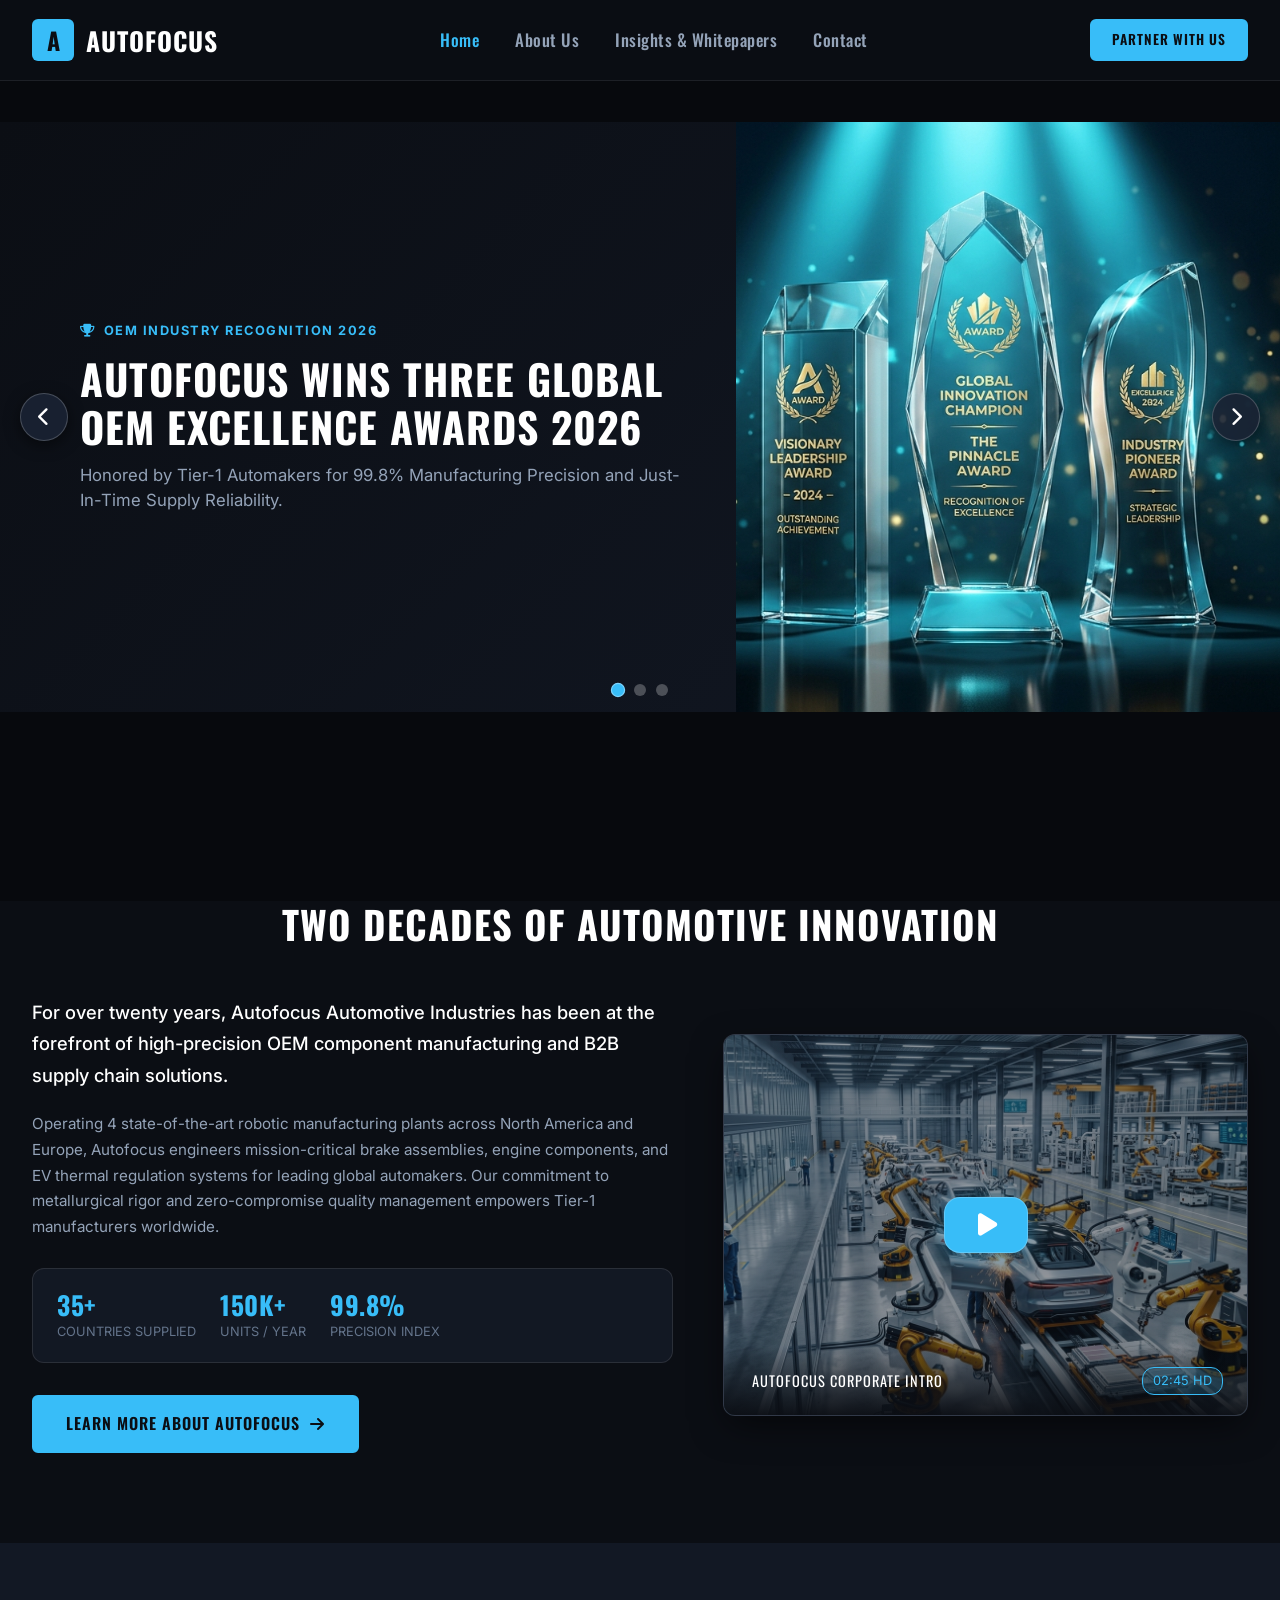
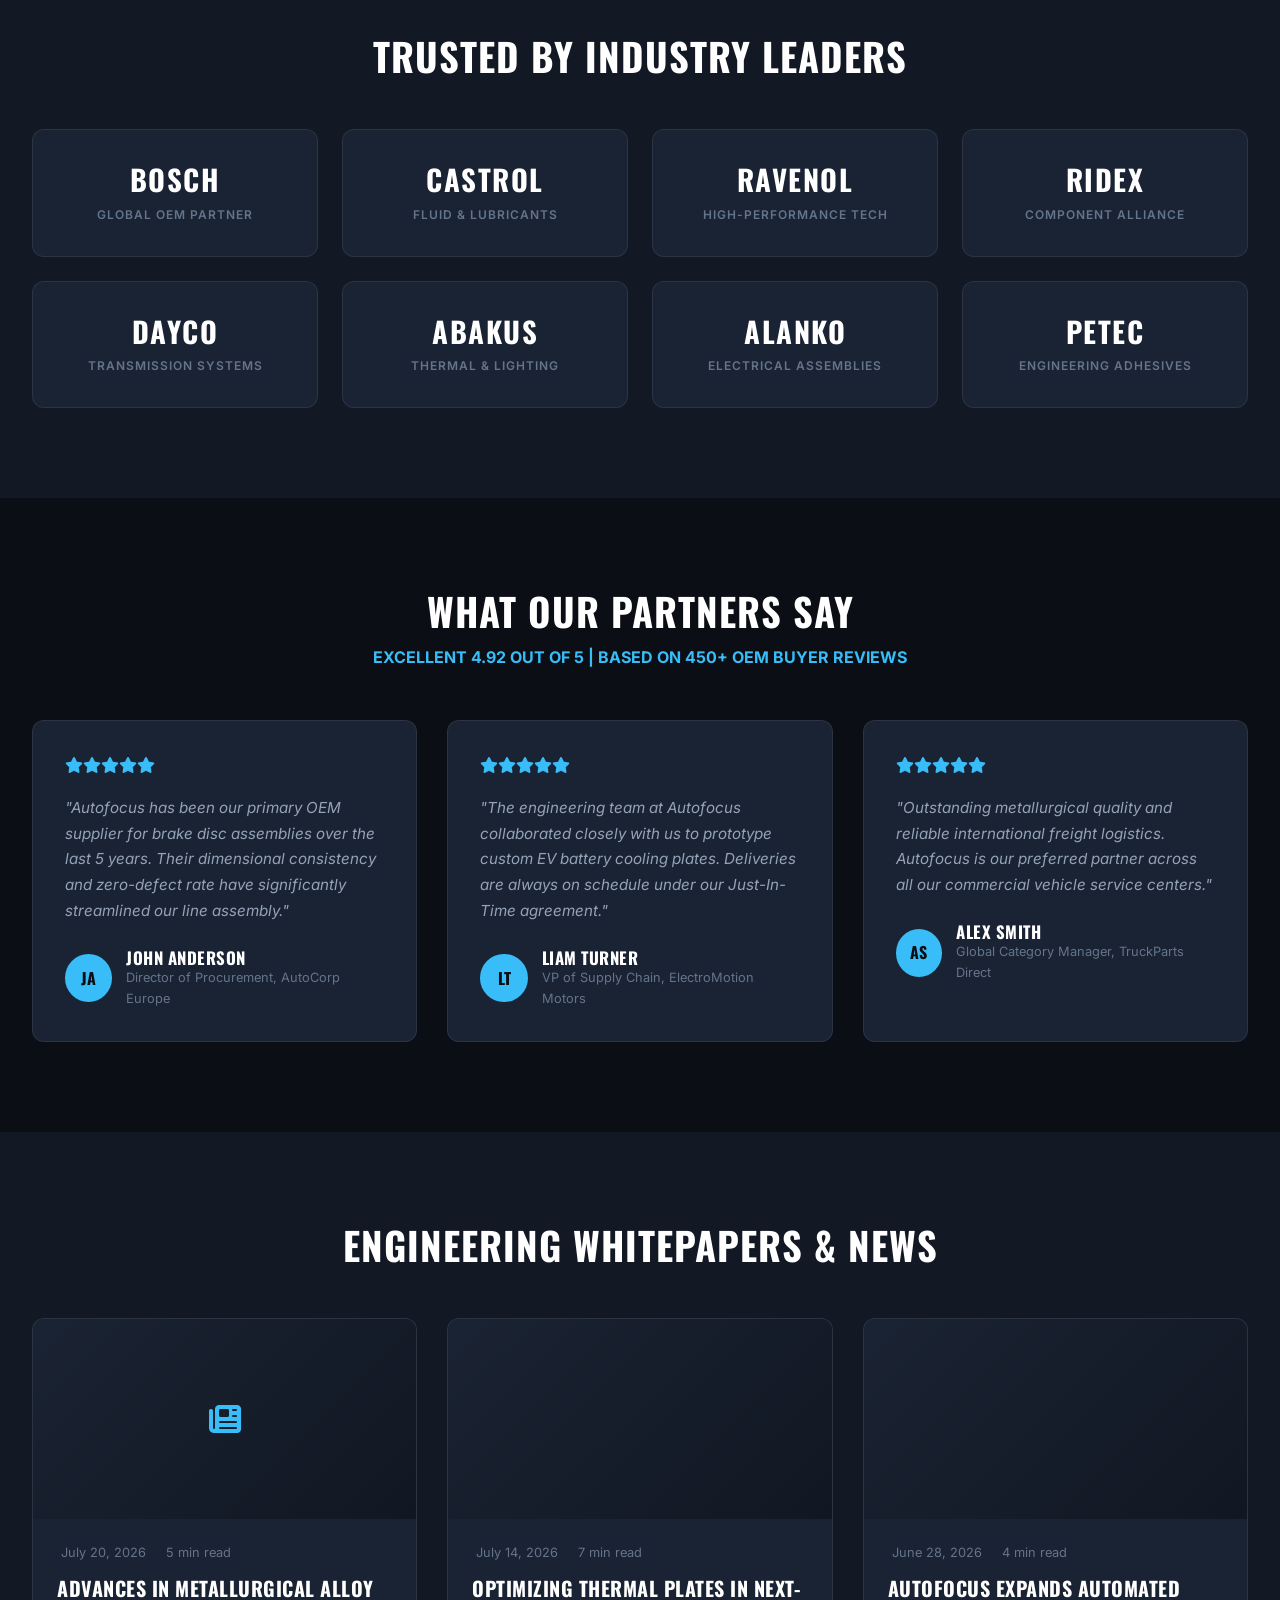
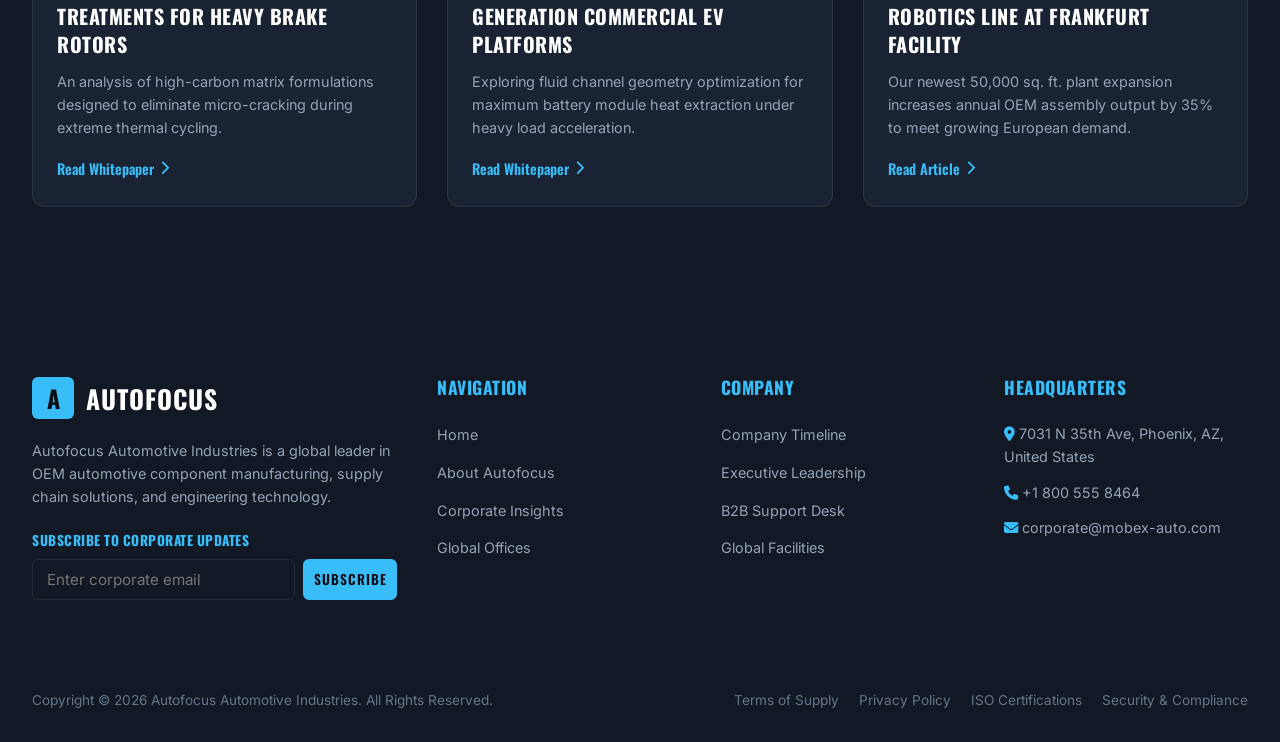
<file: index.html>
<!DOCTYPE html>
<html lang="en">
<head>
  <meta charset="UTF-8">
  <meta name="viewport" content="width=device-width, initial-scale=1.0">
  <title>Autofocus Automotive Industries | Global OEM Auto Parts & Corporate Portfolio</title>
  <meta name="description" content="Autofocus Automotive Industries is a premier manufacturer and B2B global distributor of OEM auto parts, brake assemblies, engine components, and thermal systems.">
  <link rel="stylesheet" href="css/style.css?v=2026_v500">
  <link rel="stylesheet" href="https://cdnjs.cloudflare.com/ajax/libs/font-awesome/6.4.0/css/all.min.css">
</head>
<body>

  <!-- MAIN HEADER & NAVIGATION -->
  <header class="main-header">
    <div class="container header-inner">
      <a href="index.html" class="brand-logo">
        <div class="logo-icon">A</div>
        <div class="logo-text">AUTOFOCUS</div>
      </a>
      
      <nav class="nav-menu">
        <a href="index.html" class="nav-link active">Home</a>
        <a href="about.html" class="nav-link">About Us</a>
        <a href="blog-post.html" class="nav-link">Insights & Whitepapers</a>
        <a href="contact.html" class="nav-link">Contact</a>
      </nav>
      
      <div class="header-actions">
        <a href="contact.html" class="et-button small">Partner With Us</a>
      </div>
      
      <button class="mobile-menu-toggle" id="mobile-toggle-btn" aria-label="Toggle Navigation Menu">
        <i class="fa-solid fa-bars"></i>
      </button>
    </div>
  </header>

  <!-- MOBILE OFF-CANVAS DRAWER -->
  <div class="drawer-overlay" id="drawer-overlay"></div>
  <div class="mobile-drawer" id="mobile-drawer">
    <div>
      <div class="drawer-header">
        <div class="brand-logo">
          <div class="logo-icon">A</div>
          <div class="logo-text">AUTOFOCUS</div>
        </div>
        <button class="drawer-close" id="drawer-close-btn" aria-label="Close Drawer"><i class="fa-solid fa-xmark"></i></button>
      </div>
      <div class="drawer-menu">
        <a href="index.html" class="drawer-link">Home</a>
        <a href="about.html" class="drawer-link">About Us</a>
        <a href="blog-post.html" class="drawer-link">Insights & Whitepapers</a>
        <a href="contact.html" class="drawer-link">Contact</a>
      </div>
    </div>
    <div>
      <a href="contact.html" class="et-button" style="width: 100%;">Partner With Us</a>
    </div>
  </div>

  <main>
    <!-- HERO SLIDESHOW SECTION (~15% SPACING ABOVE, ~30% SPACING BELOW) -->
    <!-- HERO FULL-WIDTH EDGE-TO-EDGE SLIDESHOW SECTION (20% TOP WS | 50% BANNER | 30% BOTTOM WS) -->
    <!-- HERO SECTION (15% TOP SPACER | 65% FULL-WIDTH BANNER SLIDESHOW | 20% BOTTOM SPACER) -->
    <section class="home-hero-slideshow">
      <div class="hero-top-spacer"></div>
      
      <div class="hero-slider-fullwidth">
        <!-- Slide 1: 3D Crystal OEM Awards -->
        <div class="hero-slide active">
          <div class="hero-banner-inner">
            <div class="hero-text-panel">
              <div class="hero-panel-badge"><i class="fa-solid fa-trophy"></i> OEM INDUSTRY RECOGNITION 2026</div>
              <h1 class="hero-headline">AUTOFOCUS WINS THREE GLOBAL OEM EXCELLENCE AWARDS 2026</h1>
              <p class="hero-subtext">Honored by Tier-1 Automakers for 99.8% Manufacturing Precision and Just-In-Time Supply Reliability.</p>
            </div>
            <div class="hero-visual-panel">
              <img src="images/hero_banner_awards_3d.jpg" alt="Autofocus Global OEM Awards 2026" class="hero-banner-img">
            </div>
          </div>
        </div>

        <!-- Slide 2: ISO Quality Certification -->
        <div class="hero-slide">
          <div class="hero-banner-inner">
            <div class="hero-text-panel">
              <div class="hero-panel-badge"><i class="fa-solid fa-award"></i> QUALITY MANAGEMENT ACCREDITATION</div>
              <h1 class="hero-headline">IATF 16949 & ISO 9001 ZERO-DEFECT QUALITY CERTIFIED</h1>
              <p class="hero-subtext">Pioneering Cryogenic Alloy Metallurgy and High-Carbon Matrix Component Engineering.</p>
            </div>
            <div class="hero-visual-panel">
              <img src="images/hero_banner_iso_certificate.jpg" alt="Autofocus ISO 9001 and IATF Certification" class="hero-banner-img">
            </div>
          </div>
        </div>

        <!-- Slide 3: EV Thermal Innovation -->
        <div class="hero-slide">
          <div class="hero-banner-inner">
            <div class="hero-text-panel">
              <div class="hero-panel-badge"><i class="fa-solid fa-bolt"></i> EV MOBILITY INNOVATION</div>
              <h1 class="hero-headline">NEXT-GENERATION COMMERCIAL EV THERMAL SYSTEMS</h1>
              <p class="hero-subtext">Advanced Micro-Channel Aluminum Cooling Plates Engineered for High-Capacity Fast Charging.</p>
            </div>
            <div class="hero-visual-panel">
              <img src="images/hero_banner_ev_tech.jpg" alt="Autofocus Commercial EV Thermal Systems" class="hero-banner-img">
            </div>
          </div>
        </div>

        <!-- Minimal Slider Navigation Arrows & Dots -->
        <button class="hero-nav-arrow prev" aria-label="Previous Slide"><i class="fa-solid fa-chevron-left"></i></button>
        <button class="hero-nav-arrow next" aria-label="Next Slide"><i class="fa-solid fa-chevron-right"></i></button>

        <div class="hero-dots-wrapper">
          <div class="hero-slider-dot active"></div>
          <div class="hero-slider-dot"></div>
          <div class="hero-slider-dot"></div>
        </div>
      </div>

      <div class="hero-bottom-spacer"></div>
    </section>

    <!-- SECTION 2: ABOUT AUTOFOCUS (SINGLE HEADING + 2 CONTAINERS: TEXT & VIDEO) -->
    <section class="section-padding" style="padding-top: 0;">
      <div class="container">
        <!-- Section Header with Single Heading (No Subtitle, No Underline Line) -->
        <div class="section-header">
          <h2 class="section-title">TWO DECADES OF AUTOMOTIVE INNOVATION</h2>
        </div>

        <div class="about-dual-grid">
          <!-- Left Container: Corporate Text -->
          <div class="about-text-container">
            <p class="about-intro-lead">For over twenty years, Autofocus Automotive Industries has been at the forefront of high-precision OEM component manufacturing and B2B supply chain solutions.</p>
            
            <p class="about-intro-body">Operating 4 state-of-the-art robotic manufacturing plants across North America and Europe, Autofocus engineers mission-critical brake assemblies, engine components, and EV thermal regulation systems for leading global automakers. Our commitment to metallurgical rigor and zero-compromise quality management empowers Tier-1 manufacturers worldwide.</p>
            
            <div class="about-metrics-ribbon">
              <div class="metric-pill">
                <h4>35+</h4>
                <p>Countries Supplied</p>
              </div>
              <div class="metric-pill">
                <h4>150K+</h4>
                <p>Units / Year</p>
              </div>
              <div class="metric-pill">
                <h4>99.8%</h4>
                <p>Precision Index</p>
              </div>
            </div>

            <div>
              <a href="about.html" class="et-button">Learn More About Autofocus <i class="fa-solid fa-arrow-right"></i></a>
            </div>
          </div>

          <!-- Right Container: Video Showcase Option -->
          <div>
            <div class="about-video-container" id="company-video-wrapper">
              <div class="video-poster-wrapper">
                <img src="images/hero_slide_1.jpg" alt="Autofocus Corporate Manufacturing Plant Video" class="video-bg-image">
                <div class="video-play-btn" id="company-video-play-btn" aria-label="Play Corporate Intro Video">
                  <i class="fa-solid fa-play"></i>
                </div>
                <div class="video-info-overlay">
                  <div class="video-badge"><i class="fa-solid fa-film highlight"></i> AUTOFOCUS CORPORATE INTRO</div>
                  <div class="video-duration">02:45 HD</div>
                </div>
              </div>
            </div>
          </div>
        </div>
      </div>
    </section>

    <!-- OEM BRAND PARTNERS GRID (4 CARDS PER ROW) -->
    <section class="section-padding" style="background: var(--bg-secondary);">
      <div class="container">
        <div class="section-header">
          <h2 class="section-title">TRUSTED BY INDUSTRY LEADERS</h2>
        </div>
        
        <div class="brand-grid-4col">
          <div class="brand-logo-card">
            <div class="brand-name">BOSCH</div>
            <div class="brand-tag">Global OEM Partner</div>
          </div>
          <div class="brand-logo-card">
            <div class="brand-name">CASTROL</div>
            <div class="brand-tag">Fluid & Lubricants</div>
          </div>
          <div class="brand-logo-card">
            <div class="brand-name">RAVENOL</div>
            <div class="brand-tag">High-Performance Tech</div>
          </div>
          <div class="brand-logo-card">
            <div class="brand-name">RIDEX</div>
            <div class="brand-tag">Component Alliance</div>
          </div>

          <div class="brand-logo-card">
            <div class="brand-name">DAYCO</div>
            <div class="brand-tag">Transmission Systems</div>
          </div>
          <div class="brand-logo-card">
            <div class="brand-name">ABAKUS</div>
            <div class="brand-tag">Thermal & Lighting</div>
          </div>
          <div class="brand-logo-card">
            <div class="brand-name">ALANKO</div>
            <div class="brand-tag">Electrical Assemblies</div>
          </div>
          <div class="brand-logo-card">
            <div class="brand-name">PETEC</div>
            <div class="brand-tag">Engineering Adhesives</div>
          </div>
        </div>
      </div>
    </section>

    <!-- CLIENT TESTIMONIALS (`et_testimonials`) -->
    <section class="section-padding">
      <div class="container">
        <div class="section-header">
          <h2 class="section-title">WHAT OUR PARTNERS SAY</h2>
          <p style="color: var(--accent-gold); font-weight: 700; margin-top: 10px;">EXCELLENT 4.92 OUT OF 5 | BASED ON 450+ OEM BUYER REVIEWS</p>
        </div>
        
        <div class="testimonials-grid">
          <div class="testimonials-item">
            <div class="testimonial-rating">
              <i class="fa-solid fa-star"></i><i class="fa-solid fa-star"></i><i class="fa-solid fa-star"></i><i class="fa-solid fa-star"></i><i class="fa-solid fa-star"></i>
            </div>
            <p class="testimonial-text">"Autofocus has been our primary OEM supplier for brake disc assemblies over the last 5 years. Their dimensional consistency and zero-defect rate have significantly streamlined our line assembly."</p>
            <div class="testimonial-author">
              <div class="author-avatar">JA</div>
              <div class="author-info">
                <h5>John Anderson</h5>
                <p>Director of Procurement, AutoCorp Europe</p>
              </div>
            </div>
          </div>

          <div class="testimonials-item">
            <div class="testimonial-rating">
              <i class="fa-solid fa-star"></i><i class="fa-solid fa-star"></i><i class="fa-solid fa-star"></i><i class="fa-solid fa-star"></i><i class="fa-solid fa-star"></i>
            </div>
            <p class="testimonial-text">"The engineering team at Autofocus collaborated closely with us to prototype custom EV battery cooling plates. Deliveries are always on schedule under our Just-In-Time agreement."</p>
            <div class="testimonial-author">
              <div class="author-avatar">LT</div>
              <div class="author-info">
                <h5>Liam Turner</h5>
                <p>VP of Supply Chain, ElectroMotion Motors</p>
              </div>
            </div>
          </div>

          <div class="testimonials-item">
            <div class="testimonial-rating">
              <i class="fa-solid fa-star"></i><i class="fa-solid fa-star"></i><i class="fa-solid fa-star"></i><i class="fa-solid fa-star"></i><i class="fa-solid fa-star"></i>
            </div>
            <p class="testimonial-text">"Outstanding metallurgical quality and reliable international freight logistics. Autofocus is our preferred partner across all our commercial vehicle service centers."</p>
            <div class="testimonial-author">
              <div class="author-avatar">AS</div>
              <div class="author-info">
                <h5>Alex Smith</h5>
                <p>Global Category Manager, TruckParts Direct</p>
              </div>
            </div>
          </div>
        </div>
      </div>
    </section>

    <!-- RECENT INSIGHTS & BLOG SECTION -->
    <section class="section-padding" style="background: var(--bg-secondary);">
      <div class="container">
        <div class="section-header">
          <h2 class="section-title">ENGINEERING WHITEPAPERS & NEWS</h2>
        </div>
        
        <div class="blog-grid">
          <div class="blog-card" onclick="window.location.href='blog-post.html'">
            <div class="blog-thumb-placeholder"><i class="fa-solid fa-newspaper fa-2x"></i></div>
            <div class="blog-content">
              <div class="blog-meta">
                <span><i class="fa-regular fa-calendar"></i> July 20, 2026</span>
                <span><i class="fa-regular fa-clock"></i> 5 min read</span>
              </div>
              <h3 class="blog-title">Advances in Metallurgical Alloy Treatments for Heavy Brake Rotors</h3>
              <p class="blog-excerpt">An analysis of high-carbon matrix formulations designed to eliminate micro-cracking during extreme thermal cycling.</p>
              <a href="blog-post.html" class="read-more-link">Read Whitepaper <i class="fa-solid fa-chevron-right"></i></a>
            </div>
          </div>

          <div class="blog-card" onclick="window.location.href='blog-post.html'">
            <div class="blog-thumb-placeholder"><i class="fa-solid fa-charging-station fa-2x"></i></div>
            <div class="blog-content">
              <div class="blog-meta">
                <span><i class="fa-regular fa-calendar"></i> July 14, 2026</span>
                <span><i class="fa-regular fa-clock"></i> 7 min read</span>
              </div>
              <h3 class="blog-title">Optimizing Thermal Plates in Next-Generation Commercial EV Platforms</h3>
              <p class="blog-excerpt">Exploring fluid channel geometry optimization for maximum battery module heat extraction under heavy load acceleration.</p>
              <a href="blog-post.html" class="read-more-link">Read Whitepaper <i class="fa-solid fa-chevron-right"></i></a>
            </div>
          </div>

          <div class="blog-card" onclick="window.location.href='blog-post.html'">
            <div class="blog-thumb-placeholder"><i class="fa-solid fa-industry fa-2x"></i></div>
            <div class="blog-content">
              <div class="blog-meta">
                <span><i class="fa-regular fa-calendar"></i> June 28, 2026</span>
                <span><i class="fa-regular fa-clock"></i> 4 min read</span>
              </div>
              <h3 class="blog-title">Autofocus Expands Automated Robotics Line at Frankfurt Facility</h3>
              <p class="blog-excerpt">Our newest 50,000 sq. ft. plant expansion increases annual OEM assembly output by 35% to meet growing European demand.</p>
              <a href="blog-post.html" class="read-more-link">Read Article <i class="fa-solid fa-chevron-right"></i></a>
            </div>
          </div>
        </div>
      </div>
    </section>
  </main>

  <!-- CORPORATE FOOTER -->
  <footer class="et-footer">
    <div class="container">
      <div class="footer-grid">
        <!-- Col 1 -->
        <div>
          <div class="brand-logo" style="margin-bottom: 20px;">
            <div class="logo-icon">A</div>
            <div class="logo-text">AUTOFOCUS</div>
          </div>
          <p style="color: var(--text-muted); font-size: 0.9rem; margin-bottom: 24px; line-height: 1.6;">Autofocus Automotive Industries is a global leader in OEM automotive component manufacturing, supply chain solutions, and engineering technology.</p>
          
          <!-- Newsletter Form -->
          <div style="margin-top: 20px;">
            <h5 style="font-size: 0.85rem; color: var(--accent-gold); margin-bottom: 10px; text-transform: uppercase;">Subscribe to Corporate Updates</h5>
            <form id="newsletter-form">
              <div style="display: flex; gap: 8px;">
                <input type="email" placeholder="Enter corporate email" class="form-input" style="padding: 10px 14px;" required>
                <button type="submit" class="et-button small">Subscribe</button>
              </div>
              <div class="alert-banner" id="newsletter-alert" style="margin-top: 10px;"></div>
            </form>
          </div>
        </div>

        <!-- Col 2 -->
        <div class="footer-col">
          <h4>Navigation</h4>
          <ul class="footer-links">
            <li><a href="index.html">Home</a></li>
            <li><a href="about.html">About Autofocus</a></li>
            <li><a href="blog-post.html">Corporate Insights</a></li>
            <li><a href="contact.html">Global Offices</a></li>
          </ul>
        </div>

        <!-- Col 3 -->
        <div class="footer-col">
          <h4>Company</h4>
          <ul class="footer-links">
            <li><a href="about.html#timeline">Company Timeline</a></li>
            <li><a href="about.html#team">Executive Leadership</a></li>
            <li><a href="contact.html">B2B Support Desk</a></li>
            <li><a href="contact.html">Global Facilities</a></li>
          </ul>
        </div>

        <!-- Col 4 -->
        <div class="footer-col">
          <h4>Headquarters</h4>
          <p style="color: var(--text-muted); font-size: 0.9rem; margin-bottom: 12px;"><i class="fa-solid fa-location-dot highlight"></i> 7031 N 35th Ave, Phoenix, AZ, United States</p>
          <p style="color: var(--text-muted); font-size: 0.9rem; margin-bottom: 12px;"><i class="fa-solid fa-phone highlight"></i> +1 800 555 8464</p>
          <p style="color: var(--text-muted); font-size: 0.9rem;"><i class="fa-solid fa-envelope highlight"></i> corporate@mobex-auto.com</p>
        </div>
      </div>

      <div class="footer-bottom">
        <p>Copyright © 2026 Autofocus Automotive Industries. All Rights Reserved.</p>
        <div style="display: flex; gap: 20px;">
          <a href="#">Terms of Supply</a>
          <a href="#">Privacy Policy</a>
          <a href="#">ISO Certifications</a>
          <a href="#">Security & Compliance</a>
        </div>
      </div>
    </div>
  </footer>

  <!-- MOBILE BOTTOM STICKY DOCK (`sticky-dashboard`) -->
  <div class="sticky-dashboard">
    <div class="dock-items">
      <a href="index.html" class="dock-item active">
        <i class="fa-solid fa-house dock-icon"></i>
        <span>Home</span>
      </a>
      <a href="about.html" class="dock-item">
        <i class="fa-solid fa-building dock-icon"></i>
        <span>About</span>
      </a>
      <a href="blog-post.html" class="dock-item">
        <i class="fa-solid fa-newspaper dock-icon"></i>
        <span>Insights</span>
      </a>
      <a href="contact.html" class="dock-item">
        <i class="fa-solid fa-envelope dock-icon"></i>
        <span>Contact</span>
      </a>
    </div>
  </div>

  <script src="js/main.js"></script>
</body>
</html>
</file>
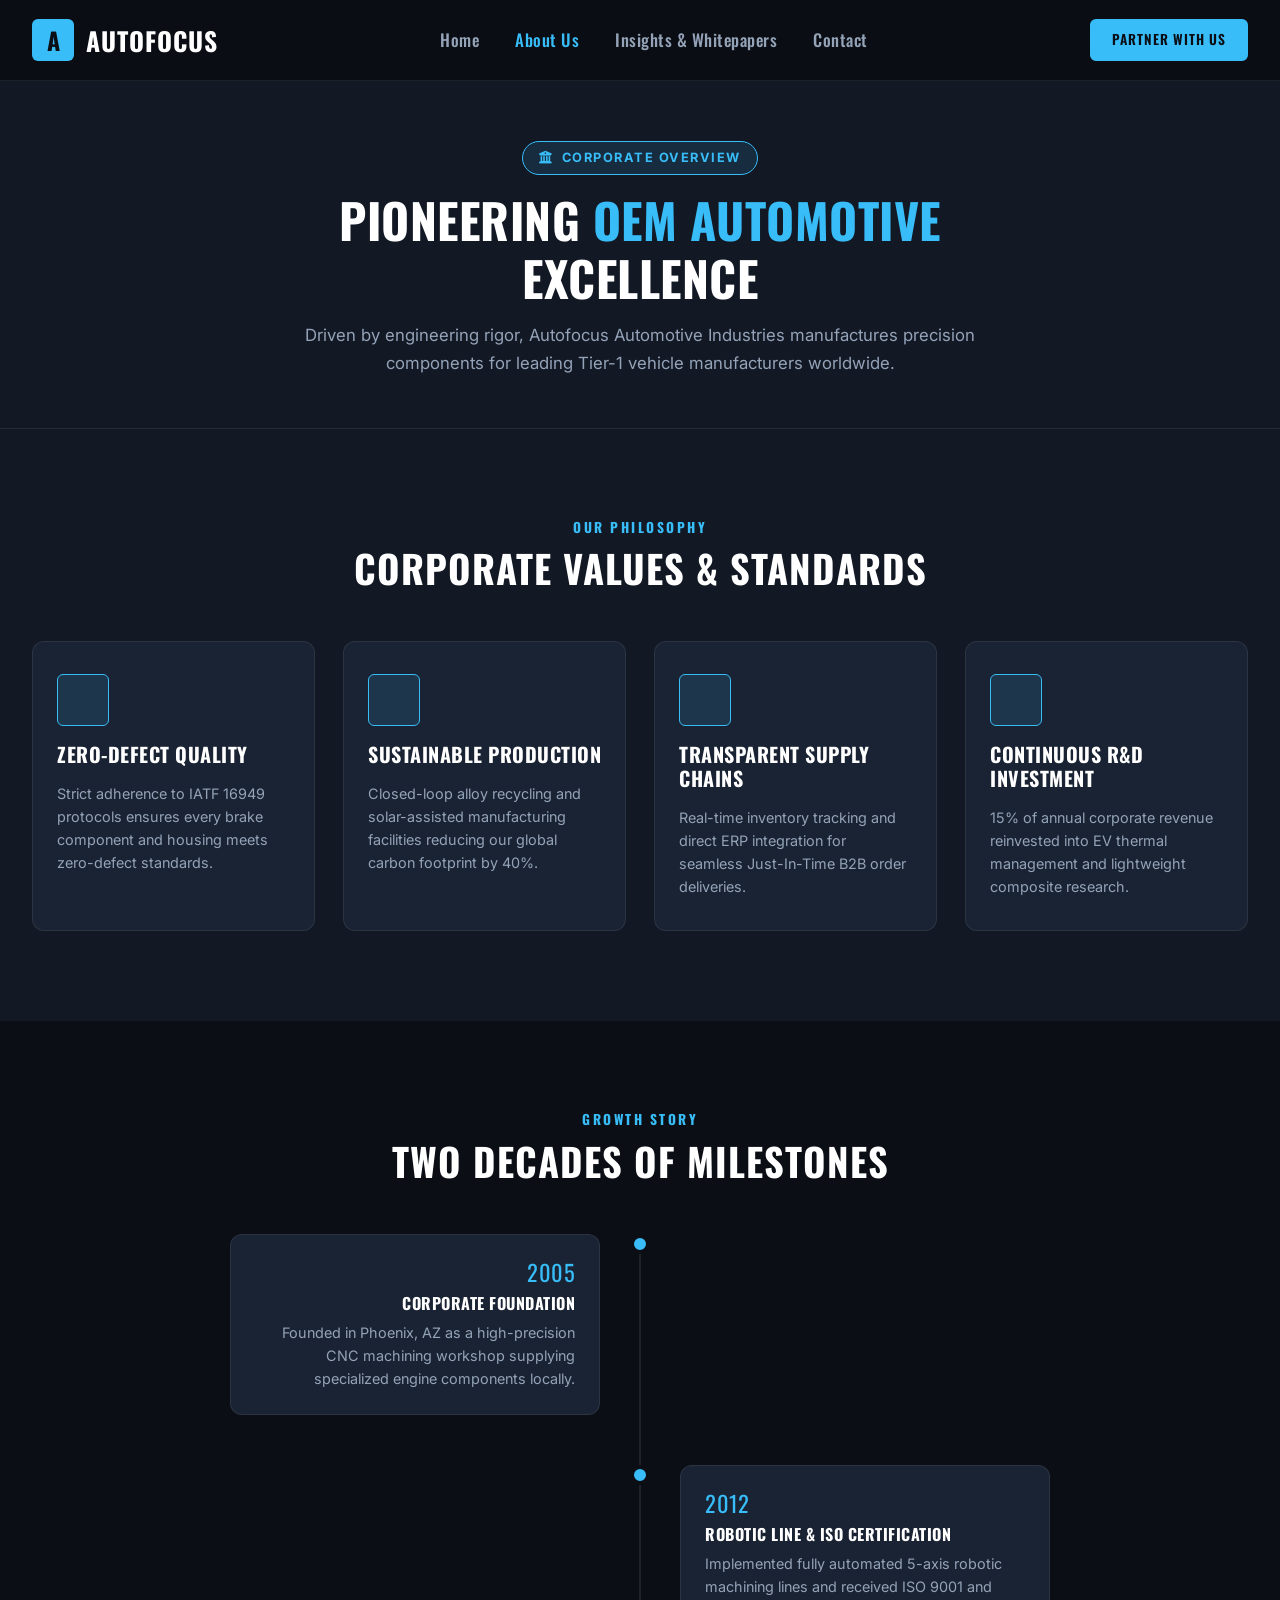
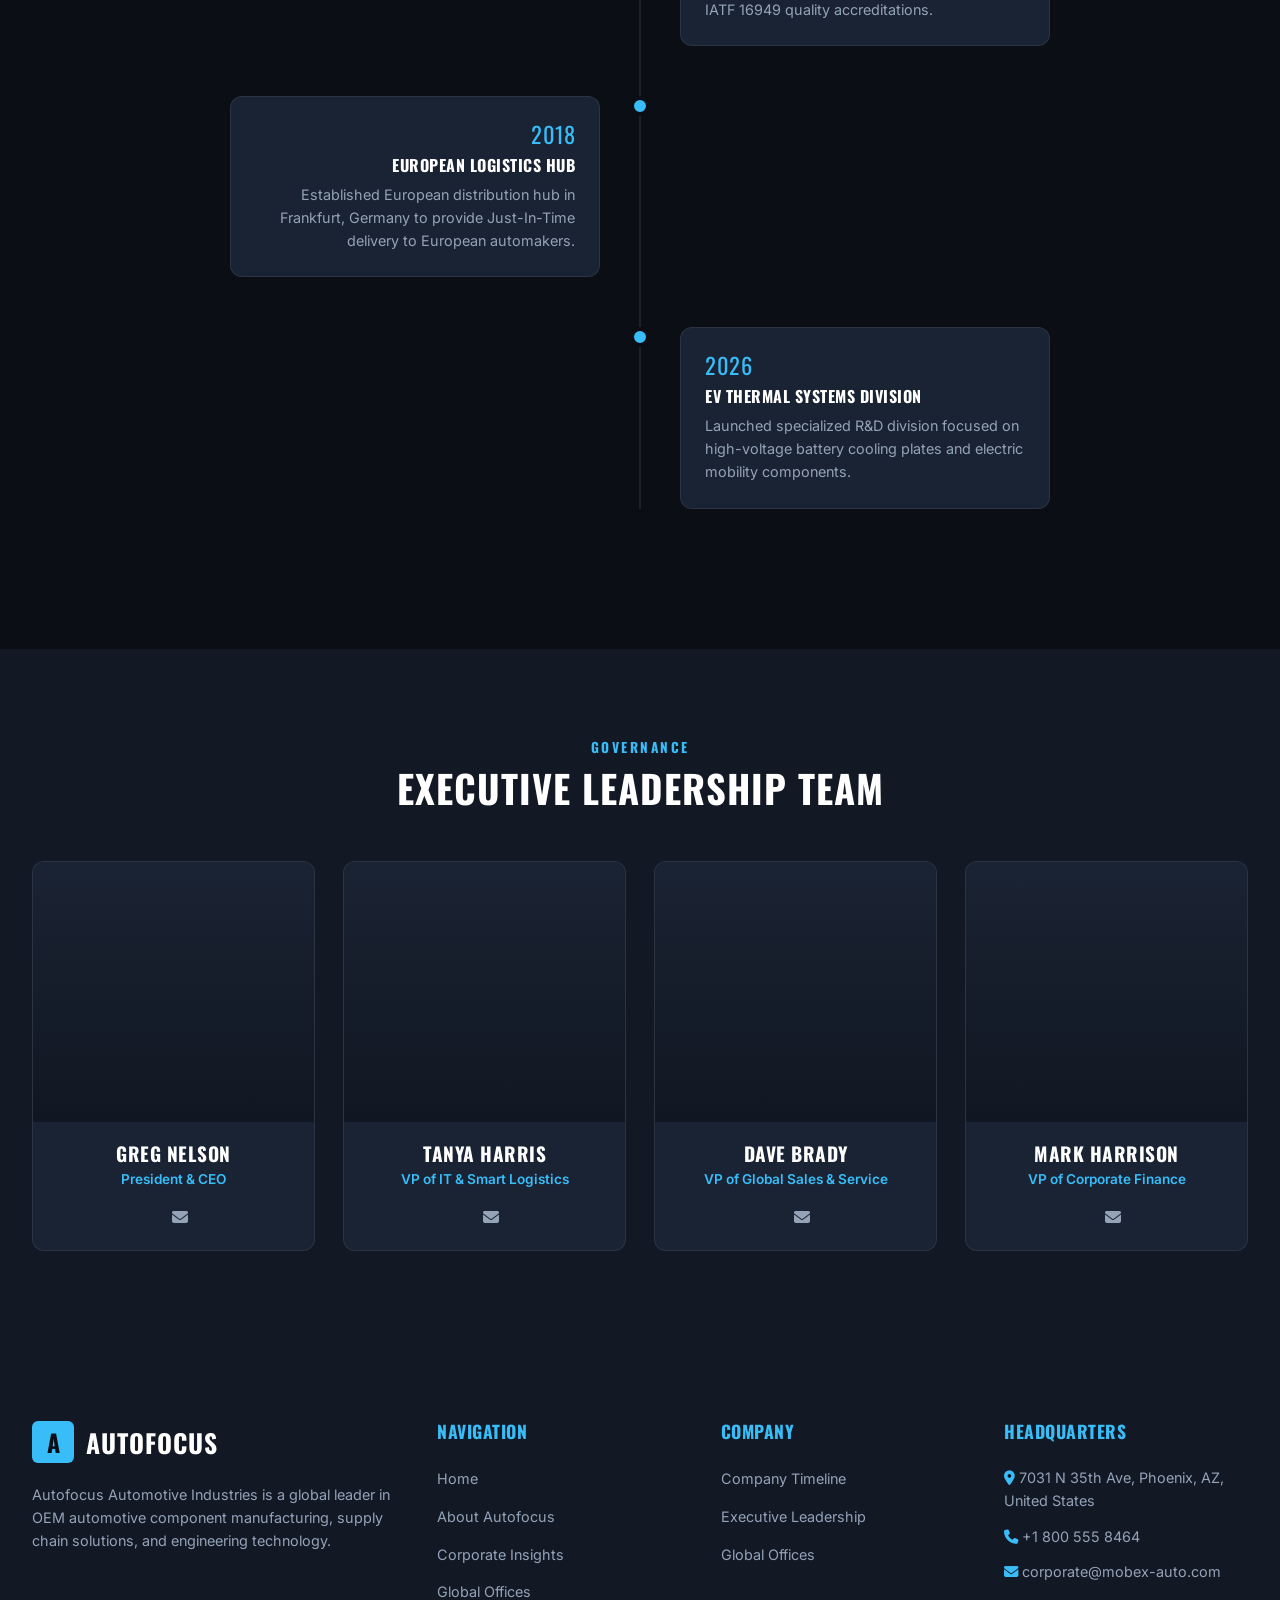
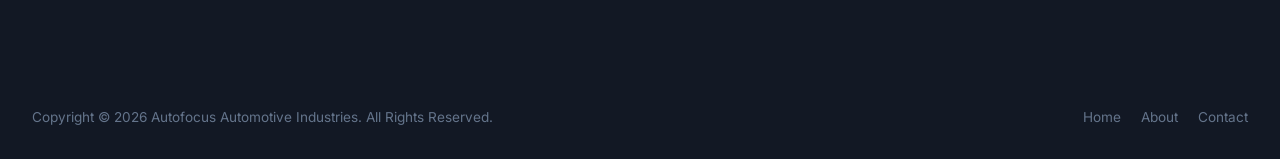
<file: about.html>
<!DOCTYPE html>
<html lang="en">
<head>
  <meta charset="UTF-8">
  <meta name="viewport" content="width=device-width, initial-scale=1.0">
  <title>About Us | Autofocus Automotive Industries - Corporate Leadership & Milestones</title>
  <meta name="description" content="Learn about Autofocus Automotive Industries, our history of engineering precision, executive leadership team, and manufacturing timeline.">
  <link rel="stylesheet" href="css/style.css?v=2026_v500">
  <link rel="stylesheet" href="https://cdnjs.cloudflare.com/ajax/libs/font-awesome/6.4.0/css/all.min.css">
</head>
<body>

  <!-- MAIN HEADER & NAVIGATION -->
  <header class="main-header">
    <div class="container header-inner">
      <a href="index.html" class="brand-logo">
        <div class="logo-icon">A</div>
        <div class="logo-text">AUTOFOCUS</div>
      </a>
      
      <nav class="nav-menu">
        <a href="index.html" class="nav-link">Home</a>
        <a href="about.html" class="nav-link active">About Us</a>
        <a href="blog-post.html" class="nav-link">Insights & Whitepapers</a>
        <a href="contact.html" class="nav-link">Contact</a>
      </nav>
      
      <div class="header-actions">
        <a href="contact.html" class="et-button small">Partner With Us</a>
      </div>
      
      <button class="mobile-menu-toggle" id="mobile-toggle-btn" aria-label="Toggle Navigation Menu">
        <i class="fa-solid fa-bars"></i>
      </button>
    </div>
  </header>

  <!-- MOBILE OFF-CANVAS DRAWER -->
  <div class="drawer-overlay" id="drawer-overlay"></div>
  <div class="mobile-drawer" id="mobile-drawer">
    <div>
      <div class="drawer-header">
        <div class="brand-logo">
          <div class="logo-icon">A</div>
          <div class="logo-text">AUTOFOCUS</div>
        </div>
        <button class="drawer-close" id="drawer-close-btn" aria-label="Close Drawer"><i class="fa-solid fa-xmark"></i></button>
      </div>
      <div class="drawer-menu">
        <a href="index.html" class="drawer-link">Home</a>
        <a href="about.html" class="drawer-link">About Us</a>
        <a href="blog-post.html" class="drawer-link">Insights & Whitepapers</a>
        <a href="contact.html" class="drawer-link">Contact</a>
      </div>
    </div>
    <div>
      <a href="contact.html" class="et-button" style="width: 100%;">Partner With Us</a>
    </div>
  </div>

  <main>
    <!-- PAGE HERO BANNER -->
    <section class="page-banner">
      <div class="hero-bg-grid"></div>
      <div class="container">
        <div style="text-align: center; max-width: 800px; margin: 0 auto;">
          <div class="hero-tag"><i class="fa-solid fa-building"></i> CORPORATE OVERVIEW</div>
          <h1 class="hero-title" style="font-size: 3rem;">PIONEERING <span class="highlight">OEM AUTOMOTIVE</span> EXCELLENCE</h1>
          <p class="hero-description" style="margin: 0 auto;">Driven by engineering rigor, Autofocus Automotive Industries manufactures precision components for leading Tier-1 vehicle manufacturers worldwide.</p>
        </div>
      </div>
    </section>

    <!-- CORE VALUES & CORPORATE PILLARS (`et_icon_box`) -->
    <section class="section-padding" style="background: var(--bg-secondary);">
      <div class="container">
        <!-- Section Header with Small Heading Above Big Heading, Centered -->
        <div class="section-header">
          <span class="section-subtitle">Our Philosophy</span>
          <h2 class="section-title">CORPORATE VALUES & STANDARDS</h2>
        </div>
        
        <div class="icon-box-grid">
          <div class="et-icon-box">
            <div class="icon-box-header">
              <div class="icon-box-icon"><i class="fa-solid fa-shield-cat"></i></div>
              <h3 class="icon-box-title">Zero-Defect Quality</h3>
            </div>
            <p class="icon-box-desc">Strict adherence to IATF 16949 protocols ensures every brake component and housing meets zero-defect standards.</p>
          </div>

          <div class="et-icon-box">
            <div class="icon-box-header">
              <div class="icon-box-icon"><i class="fa-solid fa-leaf"></i></div>
              <h3 class="icon-box-title">Sustainable Production</h3>
            </div>
            <p class="icon-box-desc">Closed-loop alloy recycling and solar-assisted manufacturing facilities reducing our global carbon footprint by 40%.</p>
          </div>

          <div class="et-icon-box">
            <div class="icon-box-header">
              <div class="icon-box-icon"><i class="fa-solid fa-handshake"></i></div>
              <h3 class="icon-box-title">Transparent Supply Chains</h3>
            </div>
            <p class="icon-box-desc">Real-time inventory tracking and direct ERP integration for seamless Just-In-Time B2B order deliveries.</p>
          </div>

          <div class="et-icon-box">
            <div class="icon-box-header">
              <div class="icon-box-icon"><i class="fa-solid fa-flask"></i></div>
              <h3 class="icon-box-title">Continuous R&D Investment</h3>
            </div>
            <p class="icon-box-desc">15% of annual corporate revenue reinvested into EV thermal management and lightweight composite research.</p>
          </div>
        </div>
      </div>
    </section>

    <!-- PROCESS & MILESTONE TIMELINE -->
    <section class="section-padding" id="timeline">
      <div class="container">
        <!-- Section Header with Small Heading Above Big Heading, Centered -->
        <div class="section-header">
          <span class="section-subtitle">Growth Story</span>
          <h2 class="section-title">TWO DECADES OF MILESTONES</h2>
        </div>
        
        <div class="timeline-container">
          <!-- Milestone 1 -->
          <div class="timeline-item left">
            <div class="timeline-node"></div>
            <div class="timeline-card">
              <div class="timeline-year">2005</div>
              <h4 style="margin-bottom: 8px;">Corporate Foundation</h4>
              <p style="color: var(--text-muted); font-size: 0.9rem;">Founded in Phoenix, AZ as a high-precision CNC machining workshop supplying specialized engine components locally.</p>
            </div>
          </div>

          <!-- Milestone 2 -->
          <div class="timeline-item right">
            <div class="timeline-node"></div>
            <div class="timeline-card">
              <div class="timeline-year">2012</div>
              <h4 style="margin-bottom: 8px;">Robotic Line & ISO Certification</h4>
              <p style="color: var(--text-muted); font-size: 0.9rem;">Implemented fully automated 5-axis robotic machining lines and received ISO 9001 and IATF 16949 quality accreditations.</p>
            </div>
          </div>

          <!-- Milestone 3 -->
          <div class="timeline-item left">
            <div class="timeline-node"></div>
            <div class="timeline-card">
              <div class="timeline-year">2018</div>
              <h4 style="margin-bottom: 8px;">European Logistics Hub</h4>
              <p style="color: var(--text-muted); font-size: 0.9rem;">Established European distribution hub in Frankfurt, Germany to provide Just-In-Time delivery to European automakers.</p>
            </div>
          </div>

          <!-- Milestone 4 -->
          <div class="timeline-item right">
            <div class="timeline-node"></div>
            <div class="timeline-card">
              <div class="timeline-year">2026</div>
              <h4 style="margin-bottom: 8px;">EV Thermal Systems Division</h4>
              <p style="color: var(--text-muted); font-size: 0.9rem;">Launched specialized R&D division focused on high-voltage battery cooling plates and electric mobility components.</p>
            </div>
          </div>
        </div>
      </div>
    </section>

    <!-- EXECUTIVE LEADERSHIP TEAM (`et_person`) -->
    <section class="section-padding" id="team" style="background: var(--bg-secondary);">
      <div class="container">
        <!-- Section Header with Small Heading Above Big Heading, Centered -->
        <div class="section-header">
          <span class="section-subtitle">Governance</span>
          <h2 class="section-title">EXECUTIVE LEADERSHIP TEAM</h2>
        </div>
        
        <div class="team-grid">
          <!-- Person 1 -->
          <div class="person-item">
            <div class="person-photo-placeholder"><i class="fa-solid fa-user-tie"></i></div>
            <div class="person-info">
              <h3 class="person-name">Greg Nelson</h3>
              <p class="person-role">President & CEO</p>
              <div class="person-socials">
                <a href="#"><i class="fa-brands fa-linkedin"></i></a>
                <a href="#"><i class="fa-solid fa-envelope"></i></a>
              </div>
            </div>
          </div>

          <!-- Person 2 -->
          <div class="person-item">
            <div class="person-photo-placeholder"><i class="fa-solid fa-user-gear"></i></div>
            <div class="person-info">
              <h3 class="person-name">Tanya Harris</h3>
              <p class="person-role">VP of IT & Smart Logistics</p>
              <div class="person-socials">
                <a href="#"><i class="fa-brands fa-linkedin"></i></a>
                <a href="#"><i class="fa-solid fa-envelope"></i></a>
              </div>
            </div>
          </div>

          <!-- Person 3 -->
          <div class="person-item">
            <div class="person-photo-placeholder"><i class="fa-solid fa-user-shield"></i></div>
            <div class="person-info">
              <h3 class="person-name">Dave Brady</h3>
              <p class="person-role">VP of Global Sales & Service</p>
              <div class="person-socials">
                <a href="#"><i class="fa-brands fa-linkedin"></i></a>
                <a href="#"><i class="fa-solid fa-envelope"></i></a>
              </div>
            </div>
          </div>

          <!-- Person 4 -->
          <div class="person-item">
            <div class="person-photo-placeholder"><i class="fa-solid fa-user-group"></i></div>
            <div class="person-info">
              <h3 class="person-name">Mark Harrison</h3>
              <p class="person-role">VP of Corporate Finance</p>
              <div class="person-socials">
                <a href="#"><i class="fa-brands fa-linkedin"></i></a>
                <a href="#"><i class="fa-solid fa-envelope"></i></a>
              </div>
            </div>
          </div>
        </div>
      </div>
    </section>
  </main>

  <!-- CORPORATE FOOTER -->
  <footer class="et-footer">
    <div class="container">
      <div class="footer-grid">
        <div>
          <div class="brand-logo" style="margin-bottom: 20px;">
            <div class="logo-icon">A</div>
            <div class="logo-text">AUTOFOCUS</div>
          </div>
          <p style="color: var(--text-muted); font-size: 0.9rem; margin-bottom: 24px; line-height: 1.6;">Autofocus Automotive Industries is a global leader in OEM automotive component manufacturing, supply chain solutions, and engineering technology.</p>
        </div>

        <div class="footer-col">
          <h4>Navigation</h4>
          <ul class="footer-links">
            <li><a href="index.html">Home</a></li>
            <li><a href="about.html">About Autofocus</a></li>
            <li><a href="blog-post.html">Corporate Insights</a></li>
            <li><a href="contact.html">Global Offices</a></li>
          </ul>
        </div>

        <div class="footer-col">
          <h4>Company</h4>
          <ul class="footer-links">
            <li><a href="about.html#timeline">Company Timeline</a></li>
            <li><a href="about.html#team">Executive Leadership</a></li>
            <li><a href="contact.html">Global Offices</a></li>
          </ul>
        </div>

        <div class="footer-col">
          <h4>Headquarters</h4>
          <p style="color: var(--text-muted); font-size: 0.9rem; margin-bottom: 12px;"><i class="fa-solid fa-location-dot highlight"></i> 7031 N 35th Ave, Phoenix, AZ, United States</p>
          <p style="color: var(--text-muted); font-size: 0.9rem; margin-bottom: 12px;"><i class="fa-solid fa-phone highlight"></i> +1 800 555 8464</p>
          <p style="color: var(--text-muted); font-size: 0.9rem;"><i class="fa-solid fa-envelope highlight"></i> corporate@mobex-auto.com</p>
        </div>
      </div>

      <div class="footer-bottom">
        <p>Copyright © 2026 Autofocus Automotive Industries. All Rights Reserved.</p>
        <div style="display: flex; gap: 20px;">
          <a href="index.html">Home</a>
          <a href="about.html">About</a>
          <a href="contact.html">Contact</a>
        </div>
      </div>
    </div>
  </footer>

  <!-- MOBILE BOTTOM STICKY DOCK (`sticky-dashboard`) -->
  <div class="sticky-dashboard">
    <div class="dock-items">
      <a href="index.html" class="dock-item">
        <i class="fa-solid fa-house dock-icon"></i>
        <span>Home</span>
      </a>
      <a href="about.html" class="dock-item active">
        <i class="fa-solid fa-building dock-icon"></i>
        <span>About</span>
      </a>
      <a href="blog-post.html" class="dock-item">
        <i class="fa-solid fa-newspaper dock-icon"></i>
        <span>Insights</span>
      </a>
      <a href="contact.html" class="dock-item">
        <i class="fa-solid fa-envelope dock-icon"></i>
        <span>Contact</span>
      </a>
    </div>
  </div>

  <script src="js/main.js"></script>
</body>
</html>
</file>
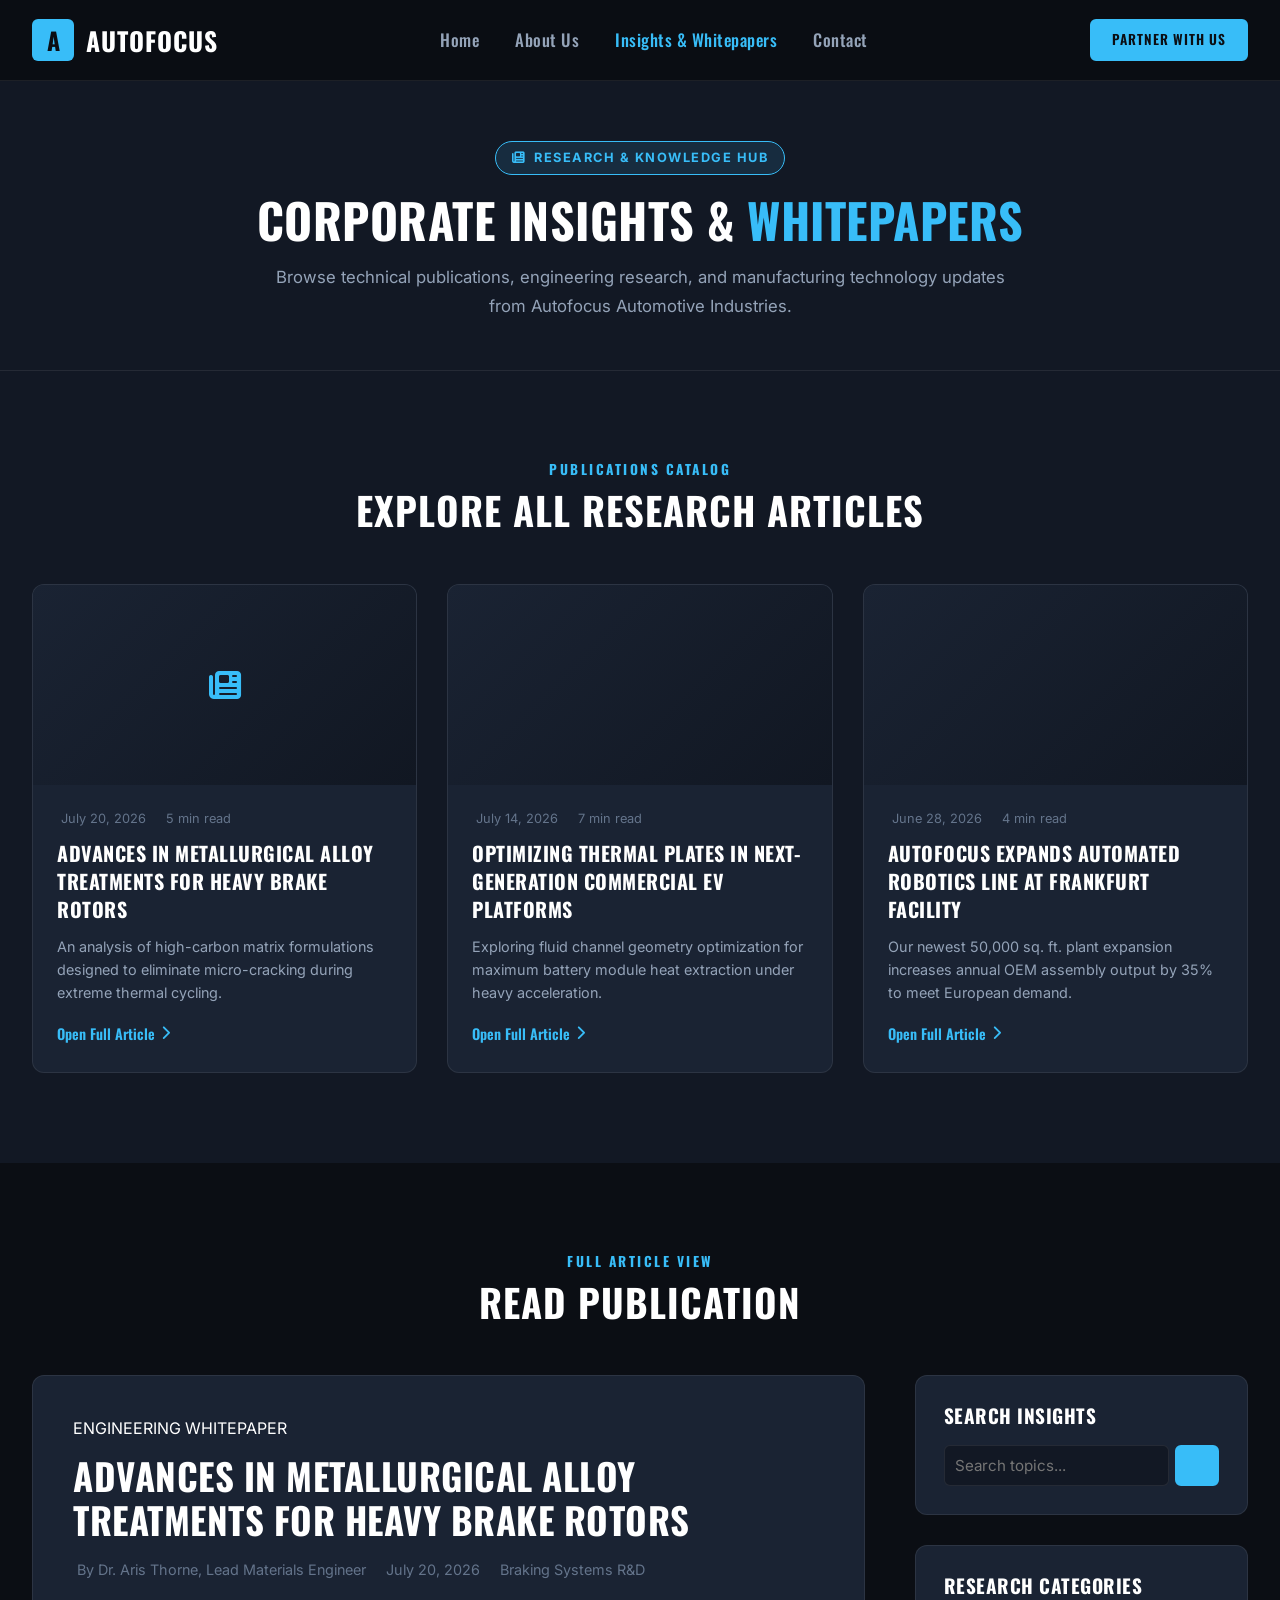
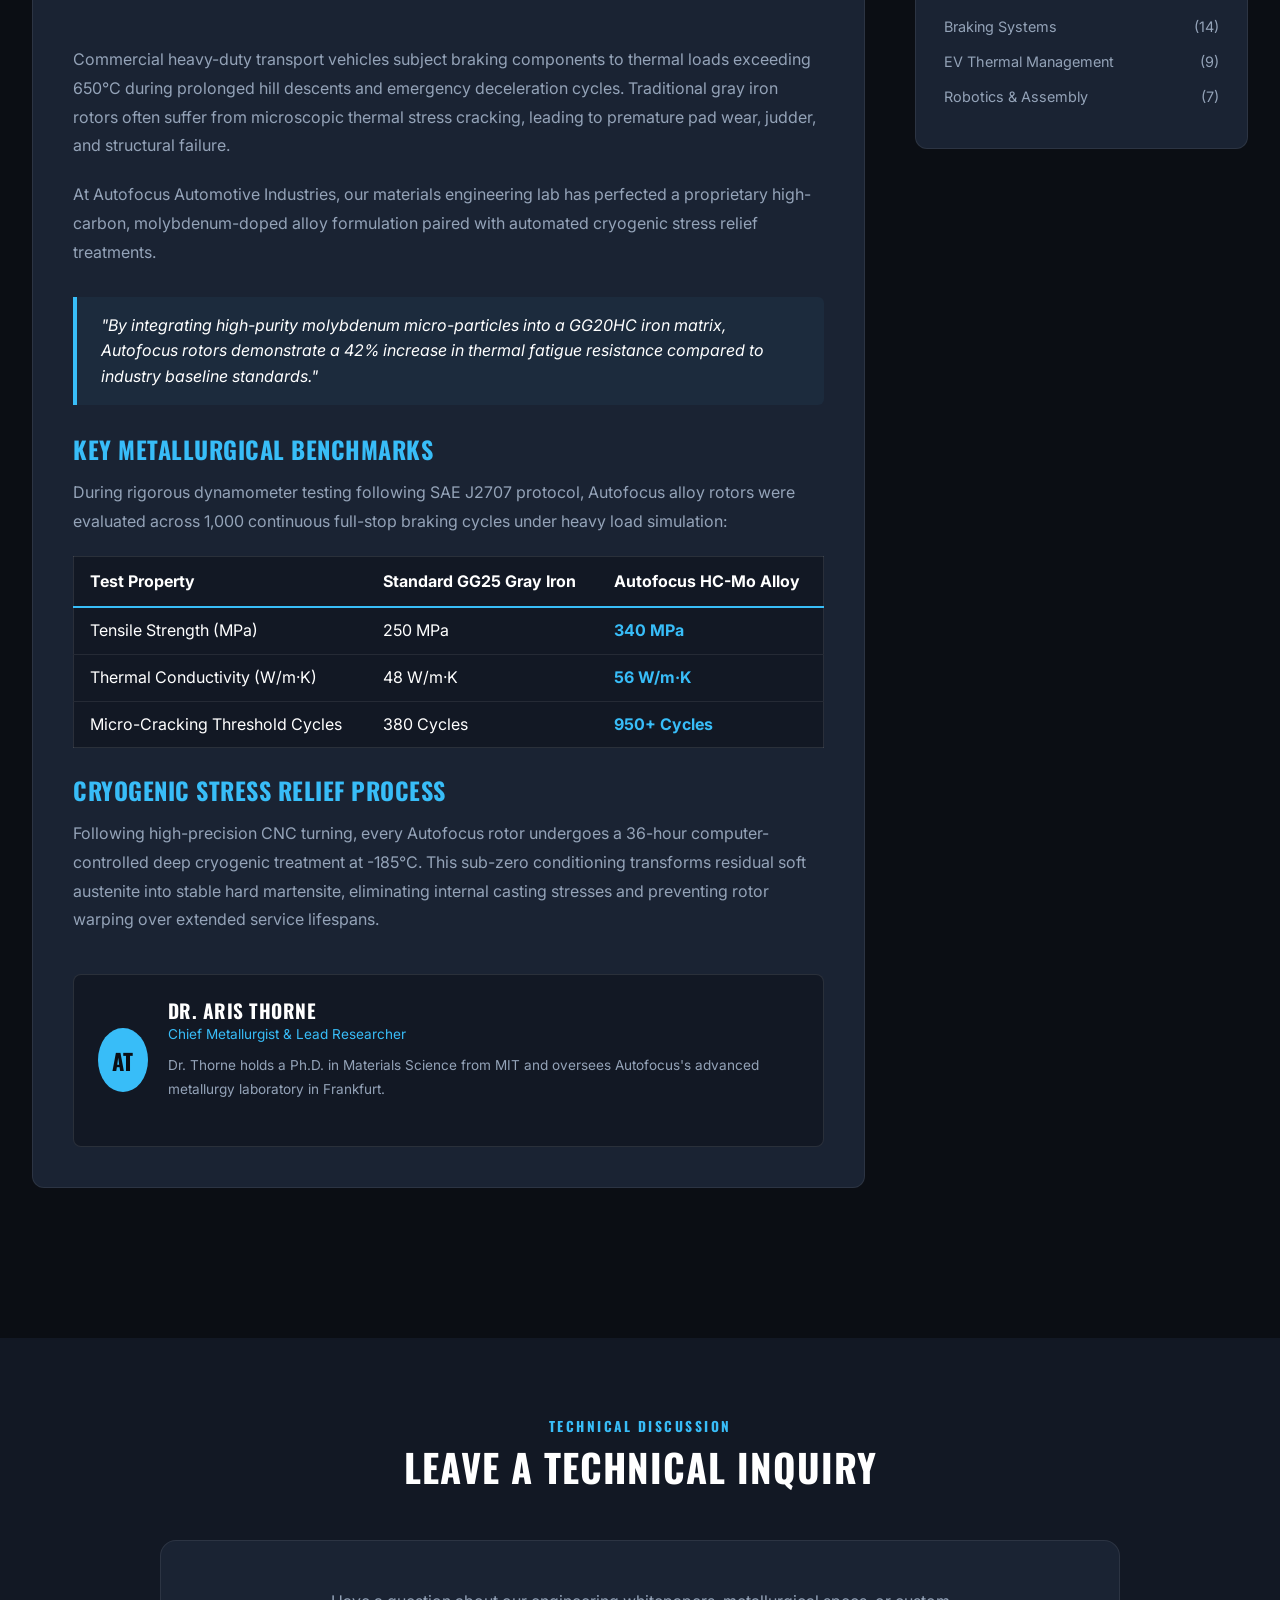
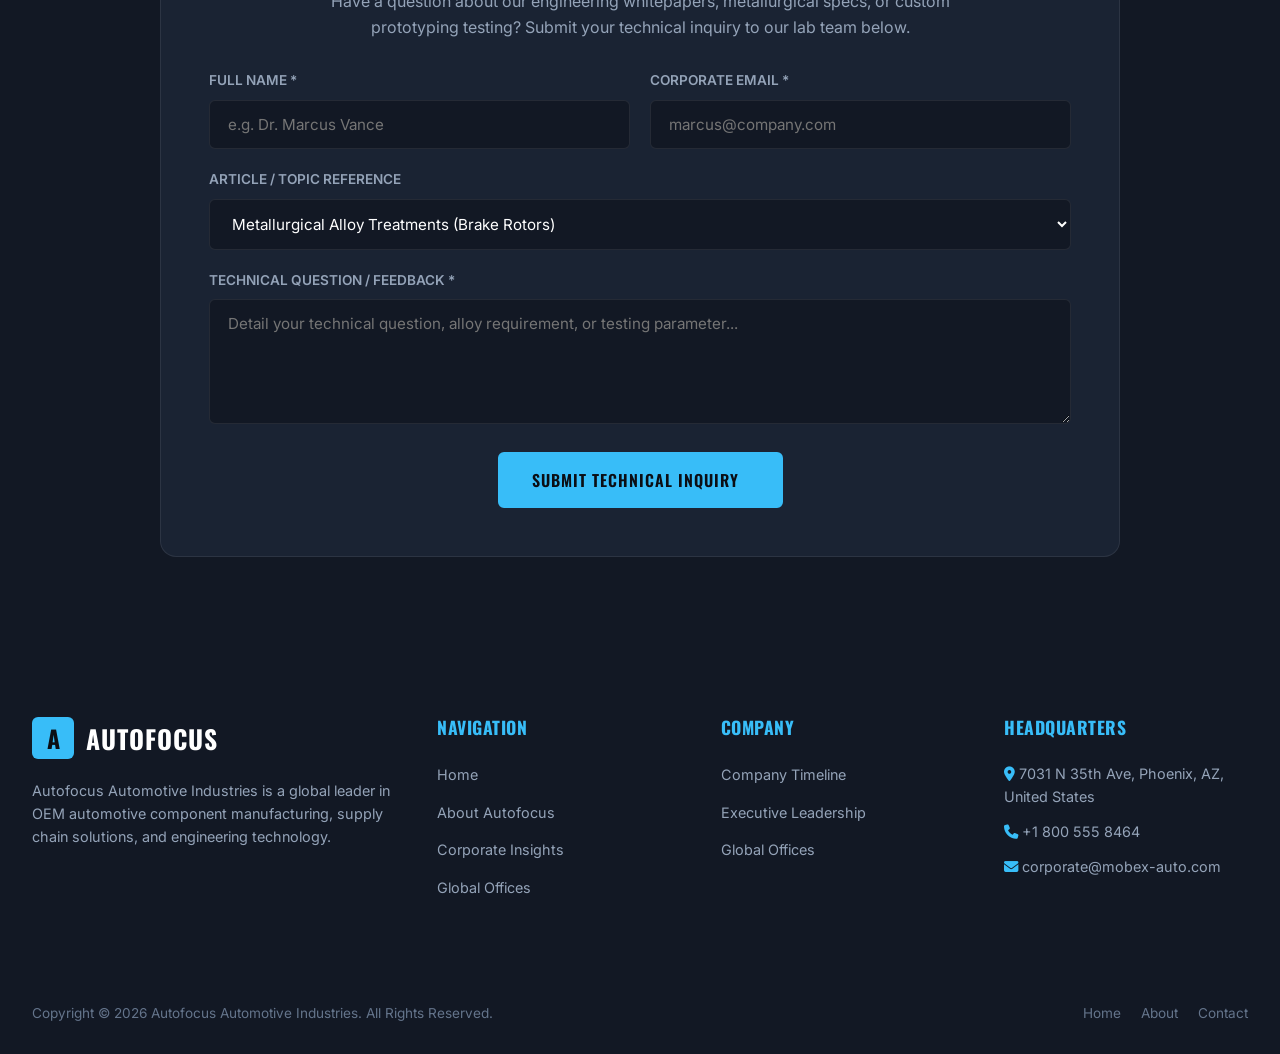
<file: blog-post.html>
<!DOCTYPE html>
<html lang="en">
<head>
  <meta charset="UTF-8">
  <meta name="viewport" content="width=device-width, initial-scale=1.0">
  <title>Insights & Engineering Whitepapers | Autofocus Automotive Industries</title>
  <meta name="description" content="Explore Autofocus Automotive Industries research publications, metallurgical whitepapers, and manufacturing updates.">
  <link rel="stylesheet" href="css/style.css?v=2026_v500">
  <link rel="stylesheet" href="https://cdnjs.cloudflare.com/ajax/libs/font-awesome/6.4.0/css/all.min.css">
</head>
<body>

  <!-- MAIN HEADER & NAVIGATION -->
  <header class="main-header">
    <div class="container header-inner">
      <a href="index.html" class="brand-logo">
        <div class="logo-icon">A</div>
        <div class="logo-text">AUTOFOCUS</div>
      </a>
      
      <nav class="nav-menu">
        <a href="index.html" class="nav-link">Home</a>
        <a href="about.html" class="nav-link">About Us</a>
        <a href="blog-post.html" class="nav-link active">Insights & Whitepapers</a>
        <a href="contact.html" class="nav-link">Contact</a>
      </nav>
      
      <div class="header-actions">
        <a href="contact.html" class="et-button small">Partner With Us</a>
      </div>
      
      <button class="mobile-menu-toggle" id="mobile-toggle-btn" aria-label="Toggle Navigation Menu">
        <i class="fa-solid fa-bars"></i>
      </button>
    </div>
  </header>

  <!-- MOBILE OFF-CANVAS DRAWER -->
  <div class="drawer-overlay" id="drawer-overlay"></div>
  <div class="mobile-drawer" id="mobile-drawer">
    <div>
      <div class="drawer-header">
        <div class="brand-logo">
          <div class="logo-icon">A</div>
          <div class="logo-text">AUTOFOCUS</div>
        </div>
        <button class="drawer-close" id="drawer-close-btn" aria-label="Close Drawer"><i class="fa-solid fa-xmark"></i></button>
      </div>
      <div class="drawer-menu">
        <a href="index.html" class="drawer-link">Home</a>
        <a href="about.html" class="drawer-link">About Us</a>
        <a href="blog-post.html" class="drawer-link">Insights & Whitepapers</a>
        <a href="contact.html" class="drawer-link">Contact</a>
      </div>
    </div>
    <div>
      <a href="contact.html" class="et-button" style="width: 100%;">Partner With Us</a>
    </div>
  </div>

  <main>
    <!-- PAGE HERO BANNER -->
    <section class="page-banner">
      <div class="hero-bg-grid"></div>
      <div class="container">
        <div style="text-align: center; max-width: 800px; margin: 0 auto;">
          <div class="hero-tag"><i class="fa-solid fa-newspaper"></i> RESEARCH & KNOWLEDGE HUB</div>
          <h1 class="hero-title" style="font-size: 3rem;">CORPORATE INSIGHTS & <span class="highlight">WHITEPAPERS</span></h1>
          <p class="hero-description" style="margin: 0 auto;">Browse technical publications, engineering research, and manufacturing technology updates from Autofocus Automotive Industries.</p>
        </div>
      </div>
    </section>

    <!-- SECTION 1: ALL ARTICLES CATALOG HUB (VISITORS CAN SELECT ANY ARTICLE) -->
    <section class="section-padding" style="background: var(--bg-secondary);">
      <div class="container">
        <!-- Section Header with Small Heading Above Big Heading, Centered -->
        <div class="section-header">
          <span class="section-subtitle">Publications Catalog</span>
          <h2 class="section-title">EXPLORE ALL RESEARCH ARTICLES</h2>
        </div>

        <div class="blog-grid">
          <!-- Article Card 1 -->
          <div class="blog-card" onclick="openArticle('article-1')">
            <div class="blog-thumb-placeholder"><i class="fa-solid fa-newspaper fa-2x"></i></div>
            <div class="blog-content">
              <div class="blog-meta">
                <span><i class="fa-regular fa-calendar"></i> July 20, 2026</span>
                <span><i class="fa-regular fa-clock"></i> 5 min read</span>
              </div>
              <h3 class="blog-title">Advances in Metallurgical Alloy Treatments for Heavy Brake Rotors</h3>
              <p class="blog-excerpt">An analysis of high-carbon matrix formulations designed to eliminate micro-cracking during extreme thermal cycling.</p>
              <span class="read-more-link">Open Full Article <i class="fa-solid fa-chevron-right"></i></span>
            </div>
          </div>

          <!-- Article Card 2 -->
          <div class="blog-card" onclick="openArticle('article-2')">
            <div class="blog-thumb-placeholder"><i class="fa-solid fa-charging-station fa-2x"></i></div>
            <div class="blog-content">
              <div class="blog-meta">
                <span><i class="fa-regular fa-calendar"></i> July 14, 2026</span>
                <span><i class="fa-regular fa-clock"></i> 7 min read</span>
              </div>
              <h3 class="blog-title">Optimizing Thermal Plates in Next-Generation Commercial EV Platforms</h3>
              <p class="blog-excerpt">Exploring fluid channel geometry optimization for maximum battery module heat extraction under heavy acceleration.</p>
              <span class="read-more-link">Open Full Article <i class="fa-solid fa-chevron-right"></i></span>
            </div>
          </div>

          <!-- Article Card 3 -->
          <div class="blog-card" onclick="openArticle('article-3')">
            <div class="blog-thumb-placeholder"><i class="fa-solid fa-industry fa-2x"></i></div>
            <div class="blog-content">
              <div class="blog-meta">
                <span><i class="fa-regular fa-calendar"></i> June 28, 2026</span>
                <span><i class="fa-regular fa-clock"></i> 4 min read</span>
              </div>
              <h3 class="blog-title">Autofocus Expands Automated Robotics Line at Frankfurt Facility</h3>
              <p class="blog-excerpt">Our newest 50,000 sq. ft. plant expansion increases annual OEM assembly output by 35% to meet European demand.</p>
              <span class="read-more-link">Open Full Article <i class="fa-solid fa-chevron-right"></i></span>
            </div>
          </div>
        </div>
      </div>
    </section>

    <!-- SECTION 2: SINGLE ARTICLE READER CONTAINER -->
    <section class="section-padding" id="article-reader-section">
      <div class="container">
        <!-- Section Header with Small Heading Above Big Heading, Centered -->
        <div class="section-header">
          <span class="section-subtitle">Full Article View</span>
          <h2 class="section-title">READ PUBLICATION</h2>
        </div>

        <div class="single-post-grid">
          
          <!-- Article Body -->
          <article class="post-article" id="active-article-container">
            <header class="post-header">
              <span class="portfolio-category">ENGINEERING WHITEPAPER</span>
              <h1 id="art-title" style="font-size: 2.3rem; margin: 12px 0 16px; line-height: 1.2;">ADVANCES IN METALLURGICAL ALLOY TREATMENTS FOR HEAVY BRAKE ROTORS</h1>
              
              <div class="blog-meta" style="font-size: 0.9rem;">
                <span id="art-author"><i class="fa-regular fa-user"></i> By Dr. Aris Thorne, Lead Materials Engineer</span>
                <span id="art-date"><i class="fa-regular fa-calendar"></i> July 20, 2026</span>
                <span><i class="fa-regular fa-folder"></i> Braking Systems R&D</span>
              </div>
            </header>

            <div class="post-body" id="art-body">
              <p>Commercial heavy-duty transport vehicles subject braking components to thermal loads exceeding 650°C during prolonged hill descents and emergency deceleration cycles. Traditional gray iron rotors often suffer from microscopic thermal stress cracking, leading to premature pad wear, judder, and structural failure.</p>
              
              <p>At Autofocus Automotive Industries, our materials engineering lab has perfected a proprietary high-carbon, molybdenum-doped alloy formulation paired with automated cryogenic stress relief treatments.</p>

              <blockquote>
                "By integrating high-purity molybdenum micro-particles into a GG20HC iron matrix, Autofocus rotors demonstrate a 42% increase in thermal fatigue resistance compared to industry baseline standards."
              </blockquote>

              <h3 style="font-size: 1.5rem; margin: 28px 0 14px; color: var(--accent-gold);">KEY METALLURGICAL BENCHMARKS</h3>
              
              <p>During rigorous dynamometer testing following SAE J2707 protocol, Autofocus alloy rotors were evaluated across 1,000 continuous full-stop braking cycles under heavy load simulation:</p>

              <table style="width: 100%; border-collapse: collapse; margin: 20px 0; background: var(--bg-secondary); border: var(--glass-border); text-align: left;">
                <thead>
                  <tr style="border-bottom: 2px solid var(--accent-gold);">
                    <th style="padding: 12px 16px;">Test Property</th>
                    <th style="padding: 12px 16px;">Standard GG25 Gray Iron</th>
                    <th style="padding: 12px 16px;">Autofocus HC-Mo Alloy</th>
                  </tr>
                </thead>
                <tbody>
                  <tr style="border-bottom: 1px solid var(--border-light);">
                    <td style="padding: 10px 16px;">Tensile Strength (MPa)</td>
                    <td style="padding: 10px 16px;">250 MPa</td>
                    <td style="padding: 10px 16px; color: var(--accent-gold); font-weight: 700;">340 MPa</td>
                  </tr>
                  <tr style="border-bottom: 1px solid var(--border-light);">
                    <td style="padding: 10px 16px;">Thermal Conductivity (W/m·K)</td>
                    <td style="padding: 10px 16px;">48 W/m·K</td>
                    <td style="padding: 10px 16px; color: var(--accent-gold); font-weight: 700;">56 W/m·K</td>
                  </tr>
                  <tr>
                    <td style="padding: 10px 16px;">Micro-Cracking Threshold Cycles</td>
                    <td style="padding: 10px 16px;">380 Cycles</td>
                    <td style="padding: 10px 16px; color: var(--accent-gold); font-weight: 700;">950+ Cycles</td>
                  </tr>
                </tbody>
              </table>

              <h3 style="font-size: 1.5rem; margin: 28px 0 14px; color: var(--accent-gold);">CRYOGENIC STRESS RELIEF PROCESS</h3>
              <p>Following high-precision CNC turning, every Autofocus rotor undergoes a 36-hour computer-controlled deep cryogenic treatment at -185°C. This sub-zero conditioning transforms residual soft austenite into stable hard martensite, eliminating internal casting stresses and preventing rotor warping over extended service lifespans.</p>

              <div style="margin-top: 40px; padding: 24px; background: var(--bg-secondary); border-radius: 8px; border: var(--glass-border); display: flex; gap: 20px; align-items: center;">
                <div class="author-avatar" style="width: 64px; height: 64px; font-size: 1.4rem;">AT</div>
                <div>
                  <h4 style="font-size: 1.2rem;">Dr. Aris Thorne</h4>
                  <p style="font-size: 0.85rem; color: var(--accent-gold); margin-bottom: 6px;">Chief Metallurgist & Lead Researcher</p>
                  <p style="font-size: 0.85rem; color: var(--text-muted);">Dr. Thorne holds a Ph.D. in Materials Science from MIT and oversees Autofocus's advanced metallurgy laboratory in Frankfurt.</p>
                </div>
              </div>
            </div>
          </article>

          <!-- Sidebar -->
          <aside>
            <div class="sidebar-widget">
              <h4 class="widget-title">SEARCH INSIGHTS</h4>
              <div style="display: flex; gap: 6px;">
                <input type="text" placeholder="Search topics..." class="form-input" style="padding: 10px;">
                <button class="et-button small" aria-label="Search Whitepapers"><i class="fa-solid fa-magnifying-glass"></i></button>
              </div>
            </div>

            <div class="sidebar-widget">
              <h4 class="widget-title">RESEARCH CATEGORIES</h4>
              <ul class="footer-links">
                <li><a href="#" onclick="openArticle('article-1')" style="display: flex; justify-content: space-between;"><span>Braking Systems</span> <span>(14)</span></a></li>
                <li><a href="#" onclick="openArticle('article-2')" style="display: flex; justify-content: space-between;"><span>EV Thermal Management</span> <span>(9)</span></a></li>
                <li><a href="#" onclick="openArticle('article-3')" style="display: flex; justify-content: space-between;"><span>Robotics & Assembly</span> <span>(7)</span></a></li>
              </ul>
            </div>
          </aside>

        </div>
      </div>
    </section>

    <!-- SECTION 3: STANDALONE SEPARATE TECHNICAL INQUIRY FORM SECTION (BELOW THE ARTICLE) -->
    <section class="standalone-inquiry-section" id="inquiry-form-section">
      <div class="container">
        <!-- Section Header with Small Heading Above Big Heading, Centered -->
        <div class="section-header">
          <span class="section-subtitle">Technical Discussion</span>
          <h2 class="section-title">LEAVE A TECHNICAL INQUIRY</h2>
        </div>

        <div class="inquiry-box">
          <p style="text-align: center; color: var(--text-muted); margin-bottom: 30px; max-width: 650px; margin-left: auto; margin-right: auto;">Have a question about our engineering whitepapers, metallurgical specs, or custom prototyping testing? Submit your technical inquiry to our lab team below.</p>
          
          <div class="alert-banner" id="inquiry-alert"></div>

          <form id="standalone-inquiry-form">
            <div style="display: grid; grid-template-columns: 1fr 1fr; gap: 20px;" class="form-group">
              <div>
                <label class="form-label">Full Name *</label>
                <input type="text" id="inquiry-name" class="form-input" placeholder="e.g. Dr. Marcus Vance" required>
              </div>
              <div>
                <label class="form-label">Corporate Email *</label>
                <input type="email" id="inquiry-email" class="form-input" placeholder="marcus@company.com" required>
              </div>
            </div>

            <div class="form-group">
              <label class="form-label">Article / Topic Reference</label>
              <select class="form-select" id="inquiry-topic">
                <option value="brakes">Metallurgical Alloy Treatments (Brake Rotors)</option>
                <option value="thermal">Thermal Plate Optimization in Commercial EVs</option>
                <option value="robotics">Frankfurt Plant Automation & Prototyping</option>
                <option value="general">General Materials Engineering Inquiry</option>
              </select>
            </div>

            <div class="form-group">
              <label class="form-label">Technical Question / Feedback *</label>
              <textarea id="inquiry-message" rows="5" class="form-textarea" placeholder="Detail your technical question, alloy requirement, or testing parameter..." required></textarea>
            </div>

            <div style="text-align: center;">
              <button type="submit" class="et-button">Submit Technical Inquiry <i class="fa-solid fa-paper-plane"></i></button>
            </div>
          </form>
        </div>
      </div>
    </section>
  </main>

  <!-- CORPORATE FOOTER -->
  <footer class="et-footer">
    <div class="container">
      <div class="footer-grid">
        <div>
          <div class="brand-logo" style="margin-bottom: 20px;">
            <div class="logo-icon">A</div>
            <div class="logo-text">AUTOFOCUS</div>
          </div>
          <p style="color: var(--text-muted); font-size: 0.9rem; margin-bottom: 24px; line-height: 1.6;">Autofocus Automotive Industries is a global leader in OEM automotive component manufacturing, supply chain solutions, and engineering technology.</p>
        </div>

        <div class="footer-col">
          <h4>Navigation</h4>
          <ul class="footer-links">
            <li><a href="index.html">Home</a></li>
            <li><a href="about.html">About Autofocus</a></li>
            <li><a href="blog-post.html">Corporate Insights</a></li>
            <li><a href="contact.html">Global Offices</a></li>
          </ul>
        </div>

        <div class="footer-col">
          <h4>Company</h4>
          <ul class="footer-links">
            <li><a href="about.html#timeline">Company Timeline</a></li>
            <li><a href="about.html#team">Executive Leadership</a></li>
            <li><a href="contact.html">Global Offices</a></li>
          </ul>
        </div>

        <div class="footer-col">
          <h4>Headquarters</h4>
          <p style="color: var(--text-muted); font-size: 0.9rem; margin-bottom: 12px;"><i class="fa-solid fa-location-dot highlight"></i> 7031 N 35th Ave, Phoenix, AZ, United States</p>
          <p style="color: var(--text-muted); font-size: 0.9rem; margin-bottom: 12px;"><i class="fa-solid fa-phone highlight"></i> +1 800 555 8464</p>
          <p style="color: var(--text-muted); font-size: 0.9rem;"><i class="fa-solid fa-envelope highlight"></i> corporate@mobex-auto.com</p>
        </div>
      </div>

      <div class="footer-bottom">
        <p>Copyright © 2026 Autofocus Automotive Industries. All Rights Reserved.</p>
        <div style="display: flex; gap: 20px;">
          <a href="index.html">Home</a>
          <a href="about.html">About</a>
          <a href="contact.html">Contact</a>
        </div>
      </div>
    </div>
  </footer>

  <!-- MOBILE BOTTOM STICKY DOCK (`sticky-dashboard`) -->
  <div class="sticky-dashboard">
    <div class="dock-items">
      <a href="index.html" class="dock-item">
        <i class="fa-solid fa-house dock-icon"></i>
        <span>Home</span>
      </a>
      <a href="about.html" class="dock-item">
        <i class="fa-solid fa-building dock-icon"></i>
        <span>About</span>
      </a>
      <a href="blog-post.html" class="dock-item active">
        <i class="fa-solid fa-newspaper dock-icon"></i>
        <span>Insights</span>
      </a>
      <a href="contact.html" class="dock-item">
        <i class="fa-solid fa-envelope dock-icon"></i>
        <span>Contact</span>
      </a>
    </div>
  </div>

  <script src="js/main.js"></script>
</body>
</html>
</file>
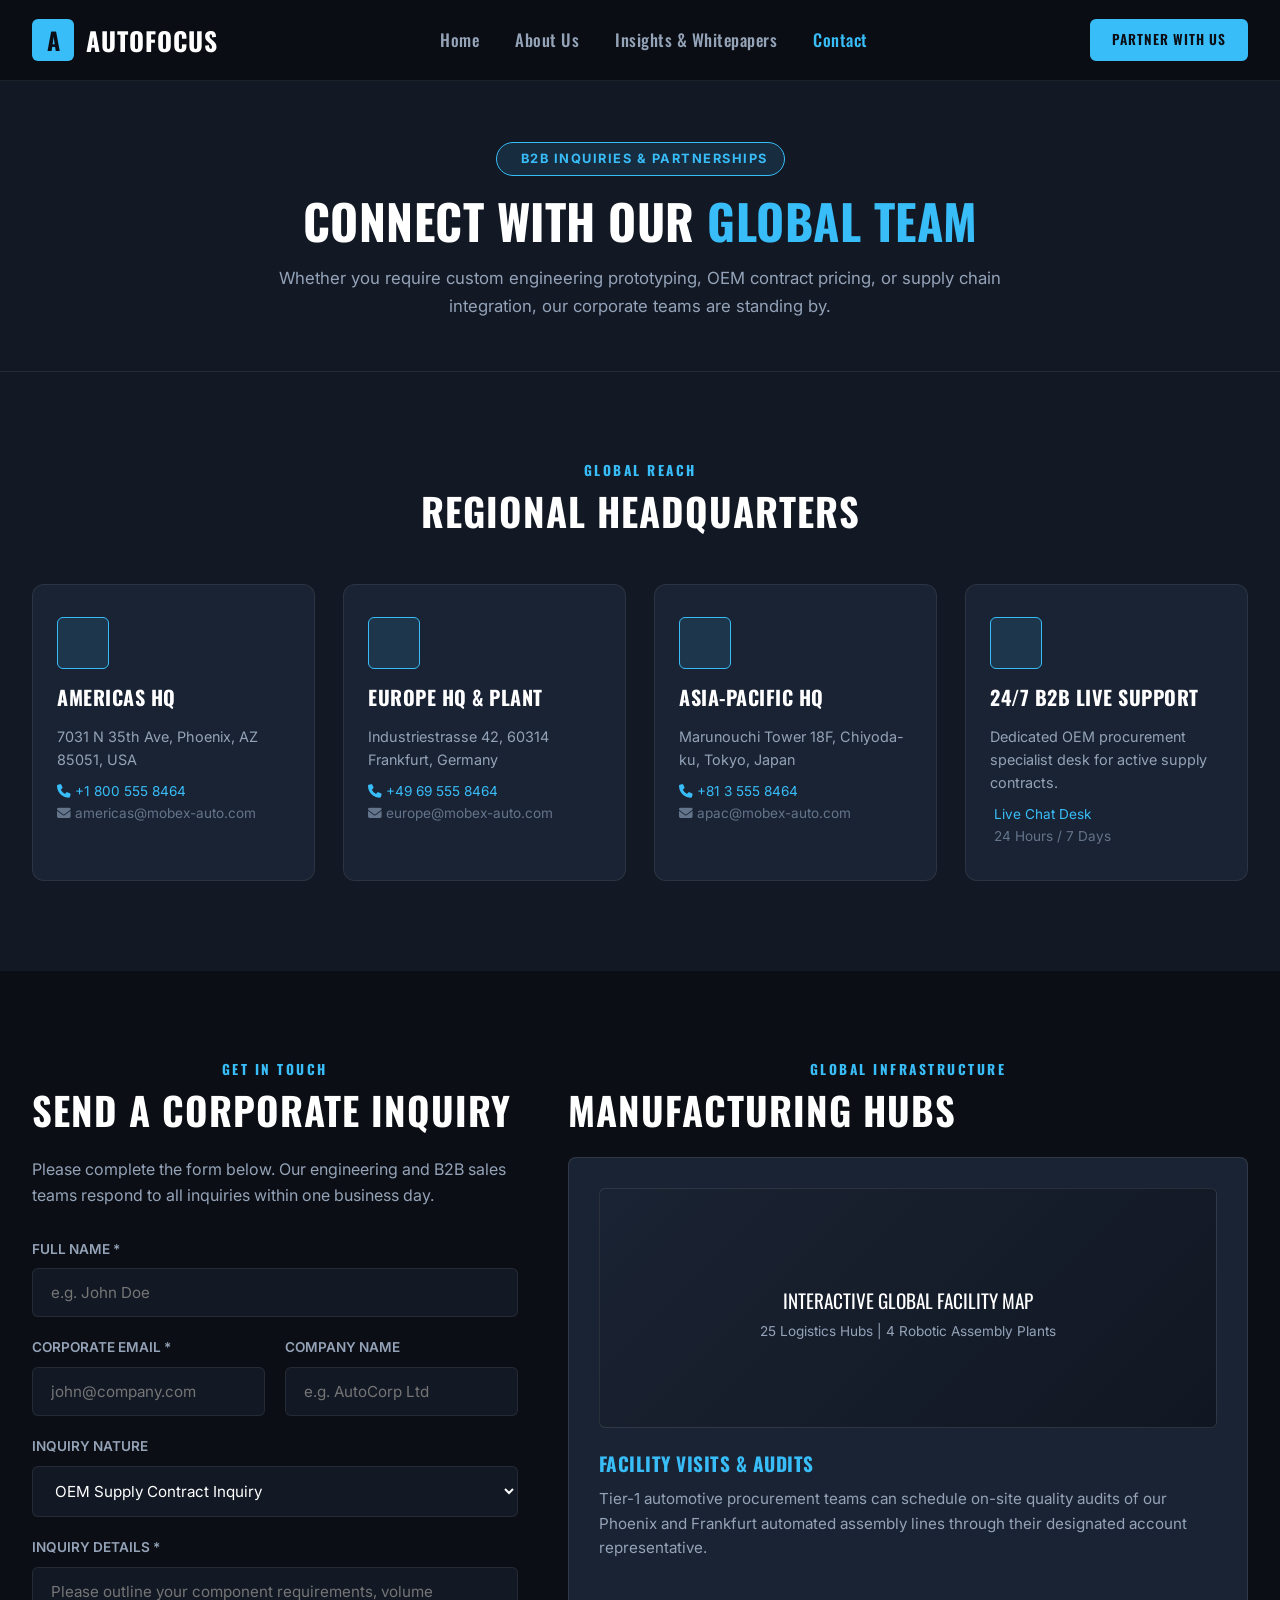
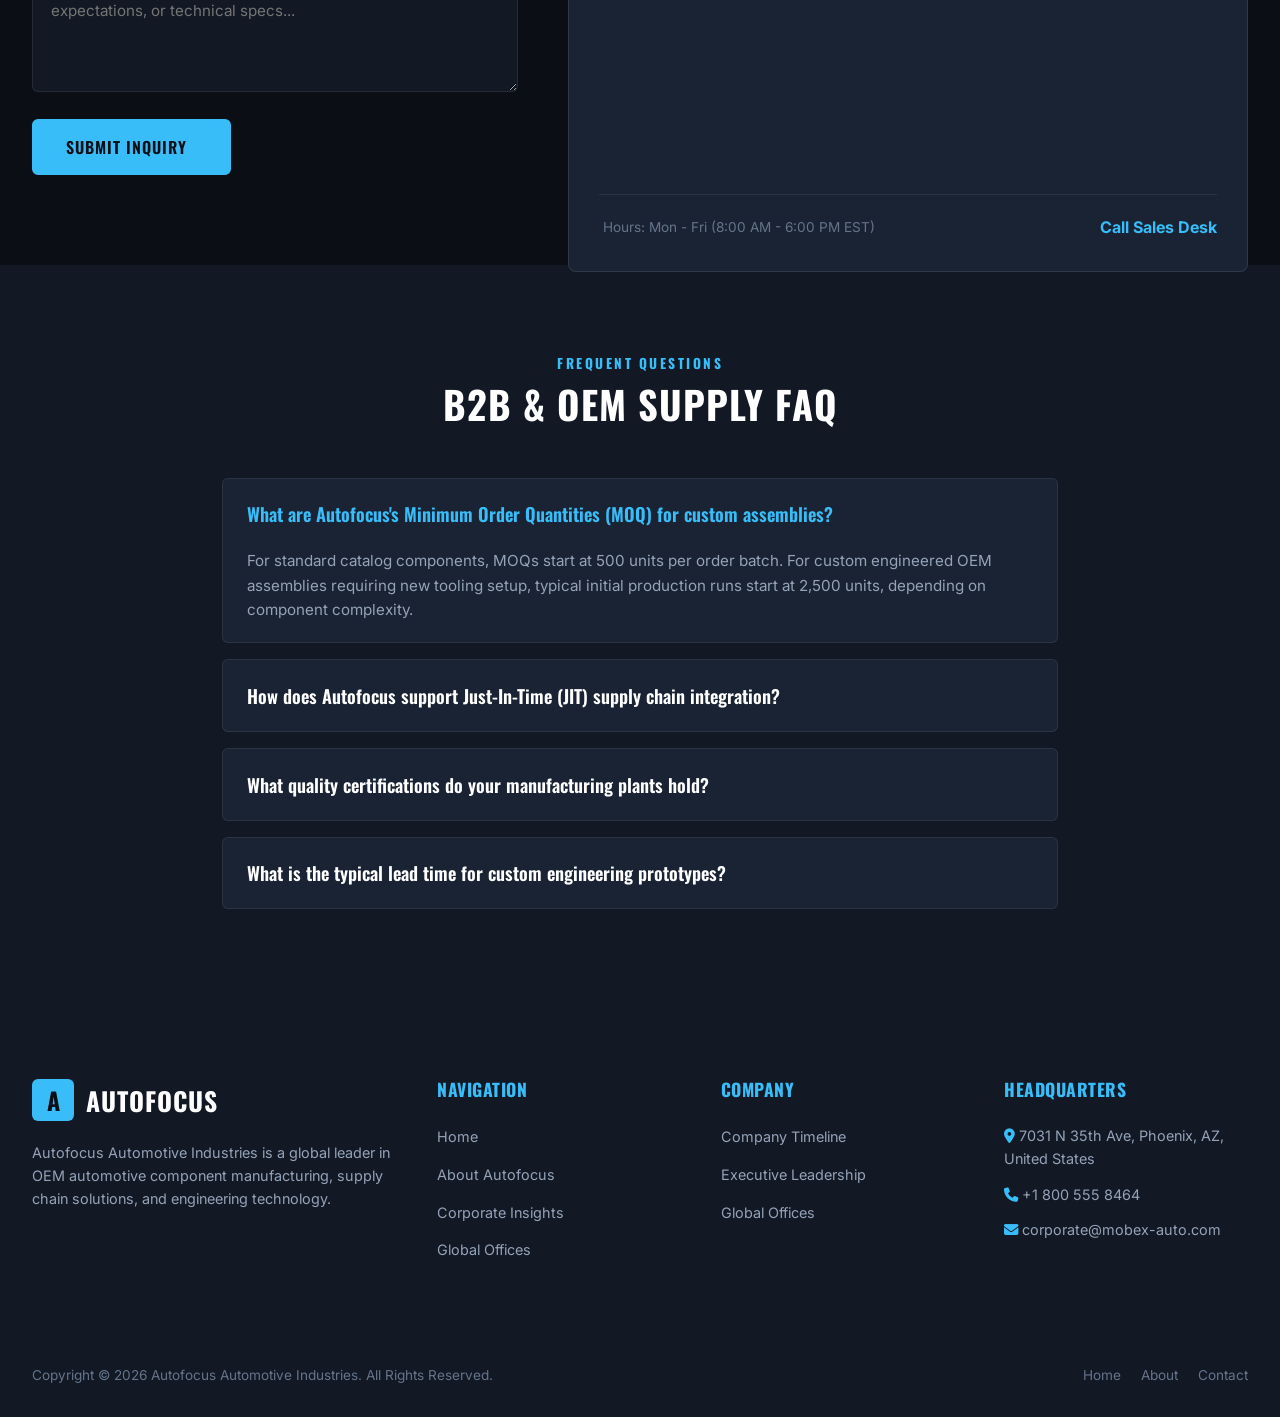
<file: contact.html>
<!DOCTYPE html>
<html lang="en">
<head>
  <meta charset="UTF-8">
  <meta name="viewport" content="width=device-width, initial-scale=1.0">
  <title>Contact Us | Autofocus Automotive Industries - B2B Inquiry & Global Offices</title>
  <meta name="description" content="Get in touch with Autofocus Automotive Industries for OEM supply contracts, custom engineering inquiries, and global distribution partnerships.">
  <link rel="stylesheet" href="css/style.css?v=2026_v500">
  <link rel="stylesheet" href="https://cdnjs.cloudflare.com/ajax/libs/font-awesome/6.4.0/css/all.min.css">
</head>
<body>

  <!-- MAIN HEADER & NAVIGATION -->
  <header class="main-header">
    <div class="container header-inner">
      <a href="index.html" class="brand-logo">
        <div class="logo-icon">A</div>
        <div class="logo-text">AUTOFOCUS</div>
      </a>
      
      <nav class="nav-menu">
        <a href="index.html" class="nav-link">Home</a>
        <a href="about.html" class="nav-link">About Us</a>
        <a href="blog-post.html" class="nav-link">Insights & Whitepapers</a>
        <a href="contact.html" class="nav-link active">Contact</a>
      </nav>
      
      <div class="header-actions">
        <a href="contact.html" class="et-button small">Partner With Us</a>
      </div>
      
      <button class="mobile-menu-toggle" id="mobile-toggle-btn" aria-label="Toggle Navigation Menu">
        <i class="fa-solid fa-bars"></i>
      </button>
    </div>
  </header>

  <!-- MOBILE OFF-CANVAS DRAWER -->
  <div class="drawer-overlay" id="drawer-overlay"></div>
  <div class="mobile-drawer" id="mobile-drawer">
    <div>
      <div class="drawer-header">
        <div class="brand-logo">
          <div class="logo-icon">A</div>
          <div class="logo-text">AUTOFOCUS</div>
        </div>
        <button class="drawer-close" id="drawer-close-btn" aria-label="Close Drawer"><i class="fa-solid fa-xmark"></i></button>
      </div>
      <div class="drawer-menu">
        <a href="index.html" class="drawer-link">Home</a>
        <a href="about.html" class="drawer-link">About Us</a>
        <a href="blog-post.html" class="drawer-link">Insights & Whitepapers</a>
        <a href="contact.html" class="drawer-link">Contact</a>
      </div>
    </div>
    <div>
      <a href="contact.html" class="et-button" style="width: 100%;">Partner With Us</a>
    </div>
  </div>

  <main>
    <!-- PAGE HERO BANNER -->
    <section class="page-banner">
      <div class="hero-bg-grid"></div>
      <div class="container">
        <div style="text-align: center; max-width: 800px; margin: 0 auto;">
          <div class="hero-tag"><i class="fa-solid fa-envelope-open"></i> B2B INQUIRIES & PARTNERSHIPS</div>
          <h1 class="hero-title" style="font-size: 3rem;">CONNECT WITH OUR <span class="highlight">GLOBAL TEAM</span></h1>
          <p class="hero-description" style="margin: 0 auto;">Whether you require custom engineering prototyping, OEM contract pricing, or supply chain integration, our corporate teams are standing by.</p>
        </div>
      </div>
    </section>

    <!-- GLOBAL OFFICES ICON BOXES (`et_icon_box`) -->
    <section class="section-padding" style="background: var(--bg-secondary);">
      <div class="container">
        <!-- Section Header with Small Heading Above Big Heading, Centered -->
        <div class="section-header">
          <span class="section-subtitle">Global Reach</span>
          <h2 class="section-title">REGIONAL HEADQUARTERS</h2>
        </div>
        
        <div class="icon-box-grid">
          <div class="et-icon-box">
            <div class="icon-box-header">
              <div class="icon-box-icon"><i class="fa-solid fa-building-flag"></i></div>
              <h3 class="icon-box-title">Americas HQ</h3>
            </div>
            <p class="icon-box-desc" style="margin-bottom: 10px;">7031 N 35th Ave, Phoenix, AZ 85051, USA</p>
            <p style="font-size: 0.85rem; color: var(--accent-gold);"><i class="fa-solid fa-phone"></i> +1 800 555 8464</p>
            <p style="font-size: 0.85rem; color: var(--text-dim);"><i class="fa-solid fa-envelope"></i> americas@mobex-auto.com</p>
          </div>

          <div class="et-icon-box">
            <div class="icon-box-header">
              <div class="icon-box-icon"><i class="fa-solid fa-industry"></i></div>
              <h3 class="icon-box-title">Europe HQ & Plant</h3>
            </div>
            <p class="icon-box-desc" style="margin-bottom: 10px;">Industriestrasse 42, 60314 Frankfurt, Germany</p>
            <p style="font-size: 0.85rem; color: var(--accent-gold);"><i class="fa-solid fa-phone"></i> +49 69 555 8464</p>
            <p style="font-size: 0.85rem; color: var(--text-dim);"><i class="fa-solid fa-envelope"></i> europe@mobex-auto.com</p>
          </div>

          <div class="et-icon-box">
            <div class="icon-box-header">
              <div class="icon-box-icon"><i class="fa-solid fa-earth-asia"></i></div>
              <h3 class="icon-box-title">Asia-Pacific HQ</h3>
            </div>
            <p class="icon-box-desc" style="margin-bottom: 10px;">Marunouchi Tower 18F, Chiyoda-ku, Tokyo, Japan</p>
            <p style="font-size: 0.85rem; color: var(--accent-gold);"><i class="fa-solid fa-phone"></i> +81 3 555 8464</p>
            <p style="font-size: 0.85rem; color: var(--text-dim);"><i class="fa-solid fa-envelope"></i> apac@mobex-auto.com</p>
          </div>

          <div class="et-icon-box">
            <div class="icon-box-header">
              <div class="icon-box-icon"><i class="fa-solid fa-headset"></i></div>
              <h3 class="icon-box-title">24/7 B2B Live Support</h3>
            </div>
            <p class="icon-box-desc" style="margin-bottom: 10px;">Dedicated OEM procurement specialist desk for active supply contracts.</p>
            <p style="font-size: 0.85rem; color: var(--accent-gold);"><i class="fa-solid fa-comments"></i> Live Chat Desk</p>
            <p style="font-size: 0.85rem; color: var(--text-dim);"><i class="fa-solid fa-clock"></i> 24 Hours / 7 Days</p>
          </div>
        </div>
      </div>
    </section>

    <!-- INQUIRY FORM & MAP SECTION -->
    <section class="section-padding">
      <div class="container">
        <div class="contact-grid">
          
          <!-- Contact Form -->
          <div>
            <span class="section-subtitle">Get In Touch</span>
            <h2 class="section-title" style="text-align: left; margin-bottom: 24px;">SEND A CORPORATE INQUIRY</h2>
            <p style="color: var(--text-muted); margin-bottom: 30px;">Please complete the form below. Our engineering and B2B sales teams respond to all inquiries within one business day.</p>
            
            <div class="alert-banner" id="contact-alert"></div>

            <form id="corporate-contact-form">
              <div class="form-group">
                <label class="form-label" for="contact-name">Full Name *</label>
                <input type="text" id="contact-name" class="form-input" placeholder="e.g. John Doe" required>
              </div>

              <div style="display: grid; grid-template-columns: 1fr 1fr; gap: 20px;" class="form-group">
                <div>
                  <label class="form-label" for="contact-email">Corporate Email *</label>
                  <input type="email" id="contact-email" class="form-input" placeholder="john@company.com" required>
                </div>
                <div>
                  <label class="form-label">Company Name</label>
                  <input type="text" class="form-input" placeholder="e.g. AutoCorp Ltd">
                </div>
              </div>

              <div class="form-group">
                <label class="form-label">Inquiry Nature</label>
                <select class="form-select">
                  <option value="oem">OEM Supply Contract Inquiry</option>
                  <option value="prototype">Custom R&D Prototyping</option>
                  <option value="distributor">Regional Distribution Partnership</option>
                  <option value="general">General Corporate Inquiry</option>
                </select>
              </div>

              <div class="form-group">
                <label class="form-label" for="contact-message">Inquiry Details *</label>
                <textarea id="contact-message" rows="5" class="form-textarea" placeholder="Please outline your component requirements, volume expectations, or technical specs..." required></textarea>
              </div>

              <button type="submit" class="et-button">Submit Inquiry <i class="fa-solid fa-paper-plane"></i></button>
            </form>
          </div>

          <!-- Map & Facility Mockup -->
          <div>
            <span class="section-subtitle">Global Infrastructure</span>
            <h2 class="section-title" style="text-align: left; margin-bottom: 24px;">MANUFACTURING HUBS</h2>
            
            <div style="background: var(--bg-card); border: var(--glass-border); border-radius: 8px; overflow: hidden; padding: 30px; height: 100%; display: flex; flex-direction: column; justify-content: space-between;">
              <div>
                <div style="height: 240px; background: linear-gradient(135deg, #1A2333 0%, #111722 100%); border-radius: 6px; display: flex; flex-direction: column; align-items: center; justify-content: center; color: var(--text-dim); margin-bottom: 24px; border: var(--glass-border);">
                  <i class="fa-solid fa-map-location-dot fa-3x" style="color: var(--accent-gold); margin-bottom: 12px;"></i>
                  <span style="font-family: var(--font-heading); font-size: 1.2rem; color: var(--text-main);">INTERACTIVE GLOBAL FACILITY MAP</span>
                  <span style="font-size: 0.85rem; color: var(--text-muted); margin-top: 4px;">25 Logistics Hubs | 4 Robotic Assembly Plants</span>
                </div>

                <h4 style="font-size: 1.2rem; margin-bottom: 12px; color: var(--accent-gold);">FACILITY VISITS & AUDITS</h4>
                <p style="color: var(--text-muted); font-size: 0.95rem; line-height: 1.6; margin-bottom: 20px;">Tier-1 automotive procurement teams can schedule on-site quality audits of our Phoenix and Frankfurt automated assembly lines through their designated account representative.</p>
              </div>

              <div style="padding-top: 20px; border-top: 1px solid var(--border-light); display: flex; justify-content: space-between; align-items: center;">
                <span style="font-size: 0.85rem; color: var(--text-dim);"><i class="fa-solid fa-clock"></i> Hours: Mon - Fri (8:00 AM - 6:00 PM EST)</span>
                <a href="tel:+18005558464" class="utility-link" style="color: var(--accent-gold); font-weight: 700;">Call Sales Desk</a>
              </div>
            </div>
          </div>

        </div>
      </div>
    </section>

    <!-- FAQ ACCORDION (`et_accordion`) -->
    <section class="section-padding" style="background: var(--bg-secondary);">
      <div class="container" style="max-width: 900px;">
        <!-- Section Header with Small Heading Above Big Heading, Centered -->
        <div class="section-header">
          <span class="section-subtitle">Frequent Questions</span>
          <h2 class="section-title">B2B & OEM SUPPLY FAQ</h2>
        </div>
        
        <div class="et-accordion">
          <div class="accordion-item active">
            <div class="accordion-header">
              <span>What are Autofocus's Minimum Order Quantities (MOQ) for custom assemblies?</span>
              <span class="accordion-icon"><i class="fa-solid fa-plus"></i></span>
            </div>
            <div class="accordion-body">
              <p>For standard catalog components, MOQs start at 500 units per order batch. For custom engineered OEM assemblies requiring new tooling setup, typical initial production runs start at 2,500 units, depending on component complexity.</p>
            </div>
          </div>

          <div class="accordion-item">
            <div class="accordion-header">
              <span>How does Autofocus support Just-In-Time (JIT) supply chain integration?</span>
              <span class="accordion-icon"><i class="fa-solid fa-plus"></i></span>
            </div>
            <div class="accordion-body">
              <p>We connect directly to your plant's ERP system via EDI. Safety stock buffer inventory is maintained at our nearest regional distribution hub, enabling guaranteed 24-to-48-hour delivery windows directly to your factory line.</p>
            </div>
          </div>

          <div class="accordion-item">
            <div class="accordion-header">
              <span>What quality certifications do your manufacturing plants hold?</span>
              <span class="accordion-icon"><i class="fa-solid fa-plus"></i></span>
            </div>
            <div class="accordion-body">
              <p>All Autofocus primary manufacturing plants hold current ISO 9001:2015, IATF 16949:2016 automotive quality management certifications, and ISO 14001 environmental management accreditations.</p>
            </div>
          </div>

          <div class="accordion-item">
            <div class="accordion-header">
              <span>What is the typical lead time for custom engineering prototypes?</span>
              <span class="accordion-icon"><i class="fa-solid fa-plus"></i></span>
            </div>
            <div class="accordion-body">
              <p>Rapid 3D CAD modeling and initial CNC prototype samples are delivered within 10 to 14 business days. Full metallurgical stress testing reports and PPAP Level 3 documentation are delivered within 4 weeks.</p>
            </div>
          </div>
        </div>
      </div>
    </section>
  </main>

  <!-- CORPORATE FOOTER -->
  <footer class="et-footer">
    <div class="container">
      <div class="footer-grid">
        <div>
          <div class="brand-logo" style="margin-bottom: 20px;">
            <div class="logo-icon">A</div>
            <div class="logo-text">AUTOFOCUS</div>
          </div>
          <p style="color: var(--text-muted); font-size: 0.9rem; margin-bottom: 24px; line-height: 1.6;">Autofocus Automotive Industries is a global leader in OEM automotive component manufacturing, supply chain solutions, and engineering technology.</p>
        </div>

        <div class="footer-col">
          <h4>Navigation</h4>
          <ul class="footer-links">
            <li><a href="index.html">Home</a></li>
            <li><a href="about.html">About Autofocus</a></li>
            <li><a href="blog-post.html">Corporate Insights</a></li>
            <li><a href="contact.html">Global Offices</a></li>
          </ul>
        </div>

        <div class="footer-col">
          <h4>Company</h4>
          <ul class="footer-links">
            <li><a href="about.html#timeline">Company Timeline</a></li>
            <li><a href="about.html#team">Executive Leadership</a></li>
            <li><a href="contact.html">Global Offices</a></li>
          </ul>
        </div>

        <div class="footer-col">
          <h4>Headquarters</h4>
          <p style="color: var(--text-muted); font-size: 0.9rem; margin-bottom: 12px;"><i class="fa-solid fa-location-dot highlight"></i> 7031 N 35th Ave, Phoenix, AZ, United States</p>
          <p style="color: var(--text-muted); font-size: 0.9rem; margin-bottom: 12px;"><i class="fa-solid fa-phone highlight"></i> +1 800 555 8464</p>
          <p style="color: var(--text-muted); font-size: 0.9rem;"><i class="fa-solid fa-envelope highlight"></i> corporate@mobex-auto.com</p>
        </div>
      </div>

      <div class="footer-bottom">
        <p>Copyright © 2026 Autofocus Automotive Industries. All Rights Reserved.</p>
        <div style="display: flex; gap: 20px;">
          <a href="index.html">Home</a>
          <a href="about.html">About</a>
          <a href="contact.html">Contact</a>
        </div>
      </div>
    </div>
  </footer>

  <!-- MOBILE BOTTOM STICKY DOCK (`sticky-dashboard`) -->
  <div class="sticky-dashboard">
    <div class="dock-items">
      <a href="index.html" class="dock-item">
        <i class="fa-solid fa-house dock-icon"></i>
        <span>Home</span>
      </a>
      <a href="about.html" class="dock-item">
        <i class="fa-solid fa-building dock-icon"></i>
        <span>About</span>
      </a>
      <a href="blog-post.html" class="dock-item">
        <i class="fa-solid fa-newspaper dock-icon"></i>
        <span>Insights</span>
      </a>
      <a href="contact.html" class="dock-item active">
        <i class="fa-solid fa-envelope dock-icon"></i>
        <span>Contact</span>
      </a>
    </div>
  </div>

  <script src="js/main.js"></script>
</body>
</html>
</file>
<file: css/style.css>
/* -------------------------------------------------------------------
 * AUTOFOCUS AUTOMOTIVE INDUSTRIES - MASTER GLOBAL LAYOUT ARCHITECTURE
 * DARK & SKY BLUE THEME (PRODUCTION SYSTEM AUDITED & STANDARDIZED)
 * ------------------------------------------------------------------- */

@import url('https://fonts.googleapis.com/css2?family=Inter:wght@300;400;500;600;700&family=Oswald:wght@400;500;600;700&display=swap');

:root {
  /* Color Tokens */
  --bg-primary: #0B0E14;
  --bg-secondary: #121824;
  --bg-card: #1A2333;
  --bg-card-hover: #222C3E;
  --bg-glass: rgba(26, 35, 51, 0.85);
  
  --accent-gold: #38BDF8; /* Primary Sky Blue Accent */
  --accent-gold-bright: #7DD3FC;
  --accent-gold-dark: #0284C7;
  --accent-gold-glow: rgba(56, 189, 248, 0.25);
  
  --text-main: #FFFFFF;
  --text-muted: #94A3B8;
  --text-dim: #64748B;
  
  --border-light: rgba(255, 255, 255, 0.08);
  --border-accent: rgba(56, 189, 248, 0.35);
  
  /* Fonts */
  --font-heading: 'Oswald', sans-serif;
  --font-body: 'Inter', sans-serif;
  
  /* System Spacing & Geometry */
  --container-width: 1280px;
  --radius-sm: 6px;
  --radius-md: 12px;
  --radius-lg: 16px;
  
  /* Shadows */
  --shadow-main: 0 12px 36px -6px rgba(0, 0, 0, 0.6);
  --shadow-glow: 0 0 25px rgba(56, 189, 248, 0.25);
  --glass-border: 1px solid rgba(255, 255, 255, 0.1);
  
  --transition-fast: 0.2s ease;
  --transition-normal: 0.35s ease;
  --transition-slow: 0.6s cubic-bezier(0.4, 0, 0.2, 1);
}

/* Reset & Base */
*, *::before, *::after {
  box-sizing: border-box;
  margin: 0;
  padding: 0;
}

html {
  scroll-behavior: smooth;
  font-size: 16px;
}

body {
  background-color: var(--bg-primary);
  color: var(--text-main);
  font-family: var(--font-body);
  line-height: 1.6;
  overflow-x: hidden;
  -webkit-font-smoothing: antialiased;
}

a {
  color: inherit;
  text-decoration: none;
  transition: color var(--transition-fast);
}

ul {
  list-style: none;
}

img {
  max-width: 100%;
  height: auto;
  display: block;
}

/* -------------------------------------------------------------------
 * TYPOGRAPHY & ZERO-UNDERLINE STRIKE ENGINE
 * ------------------------------------------------------------------- */
h1, h2, h3, h4, h5, h6,
.section-title,
.section-subtitle,
.widget-title,
.icon-box-title,
.blog-title,
.person-name,
.brand-name,
.timeline-year,
.banner-title,
.hero-title,
.hero-headline,
.post-title,
.footer-col h4 {
  font-family: var(--font-heading);
  text-transform: uppercase;
  letter-spacing: 0.5px;
  color: var(--text-main);
  line-height: 1.2;
  border: none !important;
  border-top: none !important;
  border-bottom: none !important;
  text-decoration: none !important;
  box-shadow: none !important;
  outline: none !important;
}

/* Global Pseudo-Element Line Removal */

h1:before, h1:after,
h2:before, h2:after,
h3:before, h3:after,
h4:before, h4:after,
h5:before, h5:after,
h6:before, h6:after,
.section-title:before, .section-title:after,
.section-subtitle:before, .section-subtitle:after,
.section-header:before, .section-header:after,
.nav-link:before, .nav-link:after,
.nav-link.active:before, .nav-link.active:after,
.widget-title:before, .widget-title:after,
.icon-box-title:before, .icon-box-title:after,
.blog-title:before, .blog-title:after,
.person-name:before, .person-name:after,
.brand-name:before, .brand-name:after,
.timeline-year:before, .timeline-year:after,
.banner-title:before, .banner-title:after,
.hero-title:before, .hero-title:after,
.footer-col h4:before, .footer-col h4:after,
.title-line, .heading-line, .line, .divider {
  content: none !important;
  display: none !important;
  width: 0 !important;
  height: 0 !important;
  border: none !important;
  background: none !important;
  box-shadow: none !important;
  outline: none !important;
}

.highlight {
  color: var(--accent-gold);
}

/* -------------------------------------------------------------------
 * MASTER CONTAINER & SECTION LAYOUT SYSTEM
 * ------------------------------------------------------------------- */
.container {
  max-width: var(--container-width);
  margin: 0 auto;
  padding: 0 32px;
  width: 100%;
}

.section-padding {
  padding: 90px 0;
}

.section-header {
  text-align: center;
  margin-bottom: 50px;
  display: flex;
  flex-direction: column;
  align-items: center;
  justify-content: center;
  border: none !important;
}

.section-subtitle {
  font-size: 0.85rem;
  font-weight: 700;
  color: var(--accent-gold);
  text-transform: uppercase;
  letter-spacing: 2.5px;
  margin-bottom: 10px;
  display: block;
  text-align: center;
}

.section-title {
  font-size: 2.4rem;
  font-weight: 700;
  text-align: center;
  text-transform: uppercase;
  letter-spacing: 1px;
  border: none !important;
}

/* Button Component */
.et-button {
  display: inline-flex;
  align-items: center;
  justify-content: center;
  gap: 10px;
  padding: 14px 32px;
  font-family: var(--font-heading);
  font-size: 1rem;
  font-weight: 600;
  text-transform: uppercase;
  letter-spacing: 1px;
  color: #0B0E14;
  background: var(--accent-gold);
  border: 2px solid var(--accent-gold);
  border-radius: var(--radius-sm);
  cursor: pointer;
  position: relative;
  overflow: hidden;
  transition: all var(--transition-normal);
  z-index: 1;
}

.et-button::before {
  content: '';
  position: absolute;
  top: 0;
  left: -100%;
  width: 100%;
  height: 100%;
  background: var(--accent-gold-bright);
  transition: left var(--transition-normal);
  z-index: -1;
}

.et-button:hover::before {
  left: 0;
}

.et-button:hover {
  transform: translateY(-2px);
  box-shadow: 0 0 20px rgba(56, 189, 248, 0.4);
  color: #0B0E14;
}

.et-button.outline {
  background: transparent;
  color: var(--text-main);
  border-color: var(--border-light);
}

.et-button.outline:hover {
  border-color: var(--accent-gold);
  color: var(--accent-gold);
  background: rgba(56, 189, 248, 0.05);
}

.et-button.small {
  padding: 8px 20px;
  font-size: 0.85rem;
}

/* -------------------------------------------------------------------
 * MAIN HEADER & NAVIGATION (STICKY AT TOP 0)
 * ------------------------------------------------------------------- */
.top-announcement-bar {
  display: none !important;
}

.main-header {
  position: sticky;
  top: 0;
  left: 0;
  width: 100%;
  background: rgba(11, 14, 20, 0.94);
  backdrop-filter: blur(14px);
  border-bottom: 1px solid var(--border-light);
  z-index: 1000;
  transition: all var(--transition-normal);
}

.header-inner {
  display: flex;
  align-items: center;
  justify-content: space-between;
  height: 80px;
}

.brand-logo {
  display: flex;
  align-items: center;
  gap: 12px;
}

.logo-icon {
  width: 42px;
  height: 42px;
  background: var(--accent-gold);
  border-radius: var(--radius-sm);
  display: flex;
  align-items: center;
  justify-content: center;
  font-family: var(--font-heading);
  font-size: 1.5rem;
  font-weight: 700;
  color: #0B0E14;
}

.logo-text {
  font-family: var(--font-heading);
  font-size: 1.6rem;
  font-weight: 700;
  letter-spacing: 1px;
  color: var(--text-main);
}

.logo-text span {
  color: var(--accent-gold);
}

.nav-menu {
  display: flex;
  align-items: center;
  gap: 36px;
}

.nav-link {
  font-family: var(--font-heading);
  font-size: 1.05rem;
  font-weight: 500;
  letter-spacing: 0.5px;
  color: var(--text-muted);
  padding: 8px 0;
  transition: color var(--transition-fast);
  border-bottom: none !important;
}

.nav-link:hover, .nav-link.active {
  color: var(--accent-gold) !important;
  border-bottom: none !important;
  text-decoration: none !important;
}

.header-actions {
  display: flex;
  align-items: center;
  gap: 16px;
}

.mobile-menu-toggle {
  display: none;
  background: transparent;
  border: none;
  color: var(--text-main);
  font-size: 1.8rem;
  cursor: pointer;
}

/* Mobile Off-Canvas Drawer */
.mobile-drawer {
  position: fixed;
  top: 0;
  right: -100%;
  width: 320px;
  height: 100vh;
  background: var(--bg-secondary);
  border-left: var(--glass-border);
  z-index: 2000;
  padding: 40px 24px;
  transition: right var(--transition-normal);
  display: flex;
  flex-direction: column;
  justify-content: space-between;
}

.mobile-drawer.active {
  right: 0;
}

.drawer-header {
  display: flex;
  justify-content: space-between;
  align-items: center;
  margin-bottom: 40px;
}

.drawer-close {
  background: transparent;
  border: none;
  color: var(--text-muted);
  font-size: 1.8rem;
  cursor: pointer;
}

.drawer-menu {
  display: flex;
  flex-direction: column;
  gap: 20px;
}

.drawer-link {
  font-family: var(--font-heading);
  font-size: 1.3rem;
  color: var(--text-main);
}

.drawer-link:hover {
  color: var(--accent-gold);
}

.drawer-overlay {
  position: fixed;
  top: 0;
  left: 0;
  width: 100vw;
  height: 100vh;
  background: rgba(0, 0, 0, 0.7);
  backdrop-filter: blur(4px);
  z-index: 1999;
  opacity: 0;
  visibility: hidden;
  transition: all var(--transition-normal);
}

.drawer-overlay.active {
  opacity: 1;
  visibility: visible;
}

/* -------------------------------------------------------------------
 * HOME PAGE HERO SLIDESHOW (index.html ONLY)
 * ------------------------------------------------------------------- */
.home-hero-slideshow {
  width: 100vw;
  max-width: 100%;
  height: calc(100vh - 80px);
  min-height: 650px;
  padding: 0 !important;
  margin: 0 !important;
  position: relative;
  overflow: hidden;
  display: flex;
  flex-direction: column;
  background: #07090D;
}

.hero-top-spacer {
  flex: 0 0 5%;
  height: 5%;
  width: 100%;
  background: transparent;
}

.hero-slider-fullwidth {
  flex: 0 0 72%;
  height: 72%;
  width: 100%;
  position: relative;
  overflow: hidden;
}

.hero-bottom-spacer {
  flex: 0 0 23%;
  height: 23%;
  width: 100%;
  background: transparent;
}

.hero-slide {
  position: absolute;
  top: 0;
  left: 0;
  width: 100%;
  height: 100%;
  opacity: 0;
  visibility: hidden;
  transition: opacity 0.7s ease, visibility 0.7s ease;
}

.hero-slide.active {
  opacity: 1;
  visibility: visible;
}

.hero-banner-inner {
  width: 100%;
  height: 100%;
  display: grid;
  grid-template-columns: 1.15fr 0.85fr;
  align-items: center;
  position: relative;
  background: linear-gradient(135deg, #0B0E14 0%, #121824 100%);
}

.hero-text-panel {
  padding: 0 40px 0 80px;
  z-index: 10;
  display: flex;
  flex-direction: column;
  justify-content: center;
  text-align: left;
}

.hero-panel-badge {
  display: inline-flex;
  align-items: center;
  gap: 8px;
  font-size: 0.8rem;
  font-weight: 700;
  letter-spacing: 1.5px;
  text-transform: uppercase;
  color: var(--accent-gold);
  margin-bottom: 14px;
}

.hero-headline {
  font-family: var(--font-heading);
  font-size: 2.6rem;
  font-weight: 700;
  color: #FFFFFF;
  letter-spacing: 1px;
  text-transform: uppercase;
  line-height: 1.15;
  margin-bottom: 12px;
  max-width: 680px;
}

.hero-subtext {
  font-family: var(--font-body);
  font-size: 1.05rem;
  font-weight: 400;
  color: var(--text-muted);
  line-height: 1.5;
  max-width: 650px;
}

.hero-visual-panel {
  position: relative;
  width: 100%;
  height: 100%;
  overflow: hidden;
  display: flex;
  align-items: center;
  justify-content: center;
}

.hero-banner-img {
  width: 100%;
  height: 100%;
  object-fit: cover;
  object-position: right center;
  transition: transform 6s ease-out;
}

.hero-slide.active .hero-banner-img {
  transform: scale(1.04);
}

.hero-slider-fullwidth .hero-nav-arrow {
  width: 48px;
  height: 48px;
  border-radius: 50%;
  background: rgba(26, 35, 51, 0.9);
  border: 1px solid rgba(255, 255, 255, 0.2);
  color: #FFFFFF;
  display: flex;
  align-items: center;
  justify-content: center;
  font-size: 1.2rem;
  cursor: pointer;
  position: absolute;
  top: 50%;
  transform: translateY(-50%);
  z-index: 25;
  transition: all 0.3s ease;
  box-shadow: 0 4px 15px rgba(0, 0, 0, 0.5);
}

.hero-slider-fullwidth .hero-nav-arrow:hover {
  background: var(--accent-gold);
  color: #0B0E14;
  border-color: var(--accent-gold);
}

.hero-slider-fullwidth .hero-nav-arrow.prev {
  left: 20px;
}

.hero-slider-fullwidth .hero-nav-arrow.next {
  right: 20px;
}

.hero-slider-fullwidth .hero-dots-wrapper {
  position: absolute;
  bottom: 16px;
  left: 50%;
  transform: translateX(-50%);
  z-index: 25;
  display: flex;
  gap: 10px;
}

.hero-slider-dot {
  width: 12px;
  height: 12px;
  border-radius: 50%;
  background: rgba(255, 255, 255, 0.25);
  border: 1px solid transparent;
  cursor: pointer;
  transition: all var(--transition-normal);
}

.hero-slider-dot.active, .hero-slider-dot:hover {
  background: var(--accent-gold);
  border-color: var(--accent-gold-bright);
  transform: scale(1.2);
}

/* -------------------------------------------------------------------
 * SECONDARY PAGE BANNER (about.html, blog-post.html, contact.html)
 * ------------------------------------------------------------------- */
.page-banner {
  width: 100%;
  height: auto !important;
  min-height: auto !important;
  padding: 60px 0 50px;
  background: var(--bg-secondary);
  border-bottom: 1px solid var(--border-light);
  text-align: center;
}

.hero-tag {
  display: inline-flex;
  align-items: center;
  gap: 8px;
  background: rgba(56, 189, 248, 0.12);
  border: 1px solid var(--accent-gold);
  color: var(--accent-gold);
  padding: 6px 16px;
  border-radius: 30px;
  font-size: 0.8rem;
  font-weight: 700;
  letter-spacing: 1.5px;
  margin-bottom: 16px;
  text-transform: uppercase;
}

.hero-title {
  font-size: 2.8rem;
  font-weight: 700;
  margin-bottom: 14px;
}

.hero-description {
  font-size: 1.05rem;
  color: var(--text-muted);
  max-width: 750px;
  margin: 0 auto;
  line-height: 1.7;
}

/* -------------------------------------------------------------------
 * ABOUT SECTION (2 CONTAINERS: TEXT & VIDEO)
 * ------------------------------------------------------------------- */
.about-dual-grid {
  display: grid;
  grid-template-columns: 1.1fr 0.9fr;
  gap: 50px;
  align-items: center;
}

.about-intro-lead {
  font-size: 1.15rem;
  color: var(--text-main);
  line-height: 1.7;
  margin-bottom: 20px;
  font-weight: 500;
}

.about-intro-body {
  font-size: 0.95rem;
  color: var(--text-muted);
  line-height: 1.7;
  margin-bottom: 28px;
}

.about-metrics-ribbon {
  display: flex;
  gap: 24px;
  margin-bottom: 32px;
  padding: 20px 24px;
  background: rgba(26, 35, 51, 0.5);
  border-radius: var(--radius-md);
  border: var(--glass-border);
}

.metric-pill h4 {
  font-size: 1.6rem;
  color: var(--accent-gold);
  margin-bottom: 2px;
}

.metric-pill p {
  font-size: 0.8rem;
  color: var(--text-dim);
  text-transform: uppercase;
}

/* Video Showcase Box */
.about-video-container {
  position: relative;
  border-radius: var(--radius-md);
  overflow: hidden;
  border: var(--glass-border);
  background: var(--bg-card);
  box-shadow: var(--shadow-main);
}

.video-poster-wrapper {
  position: relative;
  width: 100%;
  height: 380px;
  background: linear-gradient(135deg, #1A2333 0%, #0B0E14 100%);
  display: flex;
  align-items: center;
  justify-content: center;
  overflow: hidden;
}

.video-bg-image {
  position: absolute;
  top: 0;
  left: 0;
  width: 100%;
  height: 100%;
  object-fit: cover;
  opacity: 0.55;
  transition: transform var(--transition-normal);
}

.about-video-container:hover .video-bg-image {
  transform: scale(1.05);
}



.video-play-btn:hover {
  transform: scale(1.1);
  background: var(--accent-gold-bright);
}

.video-info-overlay {
  position: absolute;
  bottom: 0;
  left: 0;
  width: 100%;
  padding: 20px 24px;
  background: linear-gradient(0deg, rgba(11, 14, 20, 0.95) 0%, transparent 100%);
  display: flex;
  justify-content: space-between;
  align-items: center;
  z-index: 10;
}

.video-badge {
  font-family: var(--font-heading);
  font-size: 0.9rem;
  color: var(--text-main);
  letter-spacing: 1px;
}

.video-duration {
  font-size: 0.8rem;
  color: var(--accent-gold);
  background: rgba(56, 189, 248, 0.15);
  padding: 3px 10px;
  border-radius: 12px;
  border: 1px solid var(--accent-gold);
}

/* -------------------------------------------------------------------
 * REUSABLE COMPONENTS: ICON BOXES, BRANDS, TESTIMONIALS, TEAM, BLOG
 * ------------------------------------------------------------------- */

/* Icon Box Grid (4 Columns) */
.icon-box-grid {
  display: grid;
  grid-template-columns: repeat(4, 1fr);
  gap: 28px;
}

.et-icon-box {
  background: var(--bg-card);
  border: 1px solid var(--border-light);
  border-radius: var(--radius-md);
  padding: 32px 24px;
  transition: all var(--transition-normal);
}

.et-icon-box:hover {
  background: var(--bg-card-hover);
  border-color: var(--border-accent);
  transform: translateY(-4px);
}

.icon-box-header {
  margin-bottom: 16px;
}

.icon-box-icon {
  width: 52px;
  height: 52px;
  background: rgba(56, 189, 248, 0.12);
  border: 1px solid var(--accent-gold);
  border-radius: var(--radius-sm);
  color: var(--accent-gold);
  display: flex;
  align-items: center;
  justify-content: center;
  font-size: 1.5rem;
  margin-bottom: 16px;
}

.icon-box-title {
  font-size: 1.25rem;
}

.icon-box-desc {
  font-size: 0.9rem;
  color: var(--text-muted);
  line-height: 1.6;
}

/* Brand Grid (4 Columns) */
.brand-grid-4col {
  display: grid;
  grid-template-columns: repeat(4, 1fr);
  gap: 24px;
}

.brand-logo-card {
  background: var(--bg-card);
  border: 1px solid var(--border-light);
  border-radius: var(--radius-md);
  padding: 32px 20px;
  display: flex;
  flex-direction: column;
  align-items: center;
  justify-content: center;
  gap: 8px;
  text-align: center;
  transition: all var(--transition-normal);
}

.brand-logo-card:hover {
  background: var(--bg-card-hover);
  border-color: var(--border-accent);
  transform: translateY(-4px);
}

.brand-name {
  font-family: var(--font-heading);
  font-size: 1.8rem;
  font-weight: 700;
  color: var(--text-main);
  letter-spacing: 1.5px;
  transition: color var(--transition-fast);
}

.brand-logo-card:hover .brand-name {
  color: var(--accent-gold);
}

.brand-tag {
  font-size: 0.75rem;
  font-weight: 600;
  color: var(--text-dim);
  text-transform: uppercase;
  letter-spacing: 1px;
}

/* Testimonials Grid */
.testimonials-grid {
  display: grid;
  grid-template-columns: repeat(3, 1fr);
  gap: 30px;
}

.testimonials-item {
  background: var(--bg-card);
  border: 1px solid var(--border-light);
  border-radius: var(--radius-md);
  padding: 32px;
  transition: all var(--transition-normal);
}

.testimonials-item:hover {
  border-color: var(--border-accent);
}

.testimonial-rating {
  color: var(--accent-gold);
  font-size: 1rem;
  margin-bottom: 16px;
}

.testimonial-text {
  font-size: 0.95rem;
  color: var(--text-muted);
  font-style: italic;
  margin-bottom: 24px;
  line-height: 1.7;
}

.testimonial-author {
  display: flex;
  align-items: center;
  gap: 14px;
}

.author-avatar {
  width: 48px;
  height: 48px;
  border-radius: 50%;
  background: var(--accent-gold);
  color: #0B0E14;
  font-family: var(--font-heading);
  font-weight: 700;
  display: flex;
  align-items: center;
  justify-content: center;
}

.author-info h5 {
  font-size: 1.05rem;
}

.author-info p {
  font-size: 0.8rem;
  color: var(--text-dim);
}

/* Team Grid (4 Columns) */
.team-grid {
  display: grid;
  grid-template-columns: repeat(4, 1fr);
  gap: 28px;
}

.person-item {
  background: var(--bg-card);
  border: 1px solid var(--border-light);
  border-radius: var(--radius-md);
  overflow: hidden;
  transition: all var(--transition-normal);
}

.person-item:hover {
  transform: translateY(-4px);
  border-color: var(--border-accent);
}

.person-photo-placeholder {
  height: 260px;
  background: linear-gradient(180deg, #1A2333 0%, #111722 100%);
  display: flex;
  align-items: center;
  justify-content: center;
  color: var(--accent-gold);
  font-size: 3.5rem;
}

.person-info {
  padding: 20px;
  text-align: center;
}

.person-name {
  font-size: 1.2rem;
  margin-bottom: 4px;
}

.person-role {
  font-size: 0.85rem;
  color: var(--accent-gold);
  font-weight: 600;
  margin-bottom: 14px;
}

.person-socials {
  display: flex;
  justify-content: center;
  gap: 12px;
  color: var(--text-muted);
}

.person-socials a:hover {
  color: var(--accent-gold);
}

/* Timeline Component */
.timeline-container {
  position: relative;
  max-width: 900px;
  margin: 0 auto;
}

.timeline-container::before {
  content: '';
  position: absolute;
  top: 0;
  bottom: 0;
  left: 50%;
  width: 2px;
  background: var(--border-light);
  transform: translateX(-50%);
}

.timeline-item {
  position: relative;
  margin-bottom: 50px;
  width: 50%;
  padding: 0 40px;
}

.timeline-item.left {
  left: 0;
  text-align: right;
}

.timeline-item.right {
  left: 50%;
  text-align: left;
}

.timeline-node {
  position: absolute;
  top: 0;
  width: 20px;
  height: 20px;
  border-radius: 50%;
  background: var(--accent-gold);
  border: 4px solid var(--bg-primary);
  z-index: 10;
}

.timeline-item.left .timeline-node {
  right: -10px;
}

.timeline-item.right .timeline-node {
  left: -10px;
}

.timeline-card {
  background: var(--bg-card);
  border: 1px solid var(--border-light);
  border-radius: var(--radius-md);
  padding: 24px;
  transition: all var(--transition-normal);
}

.timeline-card:hover {
  border-color: var(--border-accent);
  transform: translateY(-4px);
}

.timeline-year {
  font-family: var(--font-heading);
  font-size: 1.4rem;
  color: var(--accent-gold);
  margin-bottom: 8px;
}

/* Blog & Whitepapers Grid */
.blog-grid {
  display: grid;
  grid-template-columns: repeat(3, 1fr);
  gap: 30px;
}

.blog-card {
  background: var(--bg-card);
  border: 1px solid var(--border-light);
  border-radius: var(--radius-md);
  overflow: hidden;
  transition: all var(--transition-normal);
  cursor: pointer;
}

.blog-card:hover {
  transform: translateY(-4px);
  border-color: var(--border-accent);
}

.blog-thumb-placeholder {
  height: 200px;
  background: linear-gradient(135deg, #1A2333 0%, #111722 100%);
  display: flex;
  align-items: center;
  justify-content: center;
  color: var(--accent-gold);
}

.blog-content {
  padding: 24px;
}

.blog-meta {
  display: flex;
  gap: 16px;
  font-size: 0.8rem;
  color: var(--text-dim);
  margin-bottom: 10px;
}

.blog-title {
  font-size: 1.25rem;
  margin-bottom: 12px;
  line-height: 1.4;
}

.blog-excerpt {
  font-size: 0.9rem;
  color: var(--text-muted);
  margin-bottom: 18px;
}

.read-more-link {
  font-family: var(--font-heading);
  font-size: 0.9rem;
  font-weight: 600;
  color: var(--accent-gold);
  display: inline-flex;
  align-items: center;
  gap: 6px;
}

/* Single Blog Article Layout */
.single-post-grid {
  display: grid;
  grid-template-columns: 2.5fr 1fr;
  gap: 50px;
}

.post-article {
  background: var(--bg-card);
  border: 1px solid var(--border-light);
  border-radius: var(--radius-md);
  padding: 40px;
}

.post-header {
  margin-bottom: 30px;
  padding-bottom: 24px;
}

.post-body p {
  margin-bottom: 20px;
  color: var(--text-muted);
  line-height: 1.8;
}

.post-body blockquote {
  border-left: 4px solid var(--accent-gold);
  padding: 16px 24px;
  background: rgba(56, 189, 248, 0.05);
  font-style: italic;
  margin: 30px 0;
  color: var(--text-main);
  border-radius: 0 var(--radius-sm) var(--radius-sm) 0;
}

.sidebar-widget {
  background: var(--bg-card);
  border: 1px solid var(--border-light);
  border-radius: var(--radius-md);
  padding: 28px;
  margin-bottom: 30px;
}

.widget-title {
  font-size: 1.2rem;
  margin-bottom: 18px;
}

/* Standalone Technical Inquiry Section */
.standalone-inquiry-section {
  background: var(--bg-secondary);
  padding: 80px 0;
  margin-top: 60px;
}

.inquiry-box {
  background: var(--bg-card);
  border: 1px solid var(--border-light);
  border-radius: var(--radius-lg);
  padding: 48px;
  max-width: 960px;
  margin: 0 auto;
}

/* Contact Page Layout & Forms */
.contact-grid {
  display: grid;
  grid-template-columns: 1fr 1.4fr;
  gap: 50px;
}

.form-group {
  margin-bottom: 20px;
}

.form-label {
  display: block;
  font-size: 0.85rem;
  font-weight: 600;
  margin-bottom: 8px;
  text-transform: uppercase;
  color: var(--text-muted);
}

.form-input, .form-textarea, .form-select {
  width: 100%;
  padding: 14px 18px;
  background: var(--bg-secondary);
  border: 1px solid var(--border-light);
  border-radius: var(--radius-sm);
  color: var(--text-main);
  font-family: var(--font-body);
  font-size: 0.95rem;
  outline: none;
  transition: border-color var(--transition-fast);
}

.form-input:focus, .form-textarea:focus, .form-select:focus {
  border-color: var(--accent-gold);
}

.alert-banner {
  padding: 14px 20px;
  border-radius: var(--radius-sm);
  font-size: 0.95rem;
  margin-bottom: 20px;
  display: none;
}

.alert-banner.success {
  background: rgba(34, 197, 94, 0.15);
  border: 1px solid #22C55E;
  color: #4ADE80;
  display: block;
}

.alert-banner.error {
  background: rgba(239, 68, 68, 0.15);
  border: 1px solid #EF4444;
  color: #F87171;
  display: block;
}

/* FAQ Accordion Component */
.et-accordion {
  display: flex;
  flex-direction: column;
  gap: 16px;
}

.accordion-item {
  background: var(--bg-card);
  border: 1px solid var(--border-light);
  border-radius: var(--radius-sm);
  overflow: hidden;
  transition: border-color var(--transition-fast);
}

.accordion-header {
  padding: 20px 24px;
  font-family: var(--font-heading);
  font-size: 1.15rem;
  font-weight: 600;
  cursor: pointer;
  display: flex;
  justify-content: space-between;
  align-items: center;
  transition: color var(--transition-fast);
}

.accordion-header:hover, .accordion-item.active .accordion-header {
  color: var(--accent-gold);
}

.accordion-icon {
  font-size: 1.2rem;
  transition: transform var(--transition-fast);
  color: var(--accent-gold);
}

.accordion-item.active .accordion-icon {
  transform: rotate(45deg);
}

.accordion-body {
  max-height: 0;
  overflow: hidden;
  transition: max-height 0.3s ease, padding 0.3s ease;
  padding: 0 24px;
  color: var(--text-muted);
  font-size: 0.95rem;
}

.accordion-item.active .accordion-body {
  max-height: 200px;
  padding: 0 24px 20px 24px;
}

/* -------------------------------------------------------------------
 * FOOTER & MOBILE STICKY DOCK
 * ------------------------------------------------------------------- */
.et-footer {
  background: var(--bg-secondary);
  padding: 80px 0 30px;
}

.footer-grid {
  display: grid;
  grid-template-columns: 1.5fr repeat(3, 1fr);
  gap: 40px;
  margin-bottom: 60px;
}

.footer-col h4 {
  font-size: 1.1rem;
  margin-bottom: 24px;
  color: var(--accent-gold);
}

.footer-links li {
  margin-bottom: 12px;
}

.footer-links a {
  color: var(--text-muted);
  font-size: 0.9rem;
}

.footer-links a:hover {
  color: var(--accent-gold);
}

.footer-bottom {
  padding-top: 30px;
  display: flex;
  justify-content: space-between;
  align-items: center;
  flex-wrap: wrap;
  gap: 20px;
  font-size: 0.85rem;
  color: var(--text-dim);
}

/* Mobile Navigation Dock */
.sticky-dashboard {
  display: none;
  position: fixed;
  bottom: 0;
  left: 0;
  width: 100%;
  background: var(--bg-card);
  border-top: 1px solid var(--border-light);
  z-index: 1500;
  padding: 10px 0;
}

.dock-items {
  display: flex;
  justify-content: space-around;
  align-items: center;
}

.dock-item {
  display: flex;
  flex-direction: column;
  align-items: center;
  gap: 4px;
  font-size: 0.7rem;
  color: var(--text-muted);
}

.dock-item:hover, .dock-item.active {
  color: var(--accent-gold);
}

.dock-icon {
  font-size: 1.2rem;
}

/* -------------------------------------------------------------------
 * RESPONSIVE BREAKPOINTS (DESKTOP, LAPTOP, TABLET, MOBILE)
 * ------------------------------------------------------------------- */
@media (max-width: 1024px) {
  .hero-text-panel {
    padding: 0 40px;
  }
  .hero-headline {
    font-size: 2rem;
  }
  .about-dual-grid, .single-post-grid, .contact-grid {
    grid-template-columns: 1fr;
  }
  .brand-grid-4col, .icon-box-grid, .team-grid {
    grid-template-columns: repeat(2, 1fr);
  }
  .testimonials-grid, .blog-grid {
    grid-template-columns: 1fr;
  }
  .footer-grid {
    grid-template-columns: 1fr 1fr;
  }
}

@media (max-width: 768px) {
  .container {
    padding: 0 20px;
  }
  .section-padding {
    padding: 60px 0;
  }
  .page-banner {
    padding: 40px 0 30px;
  }
  .hero-title {
    font-size: 2rem;
  }
  .section-title {
    font-size: 1.8rem;
  }
  .nav-menu, .header-actions {
    display: none;
  }
  .mobile-menu-toggle {
    display: block;
  }
  .hero-slider-fullwidth .hero-nav-arrow {
    display: none;
  }
  .hero-banner-inner {
    grid-template-columns: 1fr;
  }
  .hero-text-panel {
    padding: 24px 20px;
  }
  .hero-headline {
    font-size: 1.5rem;
  }
  .hero-subtext {
    font-size: 0.85rem;
  }
  .hero-visual-panel {
    min-height: 200px;
  }
  .brand-grid-4col, .icon-box-grid, .team-grid {
    grid-template-columns: 1fr;
  }
  .footer-grid {
    grid-template-columns: 1fr;
  }
  .sticky-dashboard {
    display: block;
  }
  body {
    padding-bottom: 60px;
  }
}

/* ===================================================================
 * COMPREHENSIVE AUDITED MOBILE & TABLET RESPONSIVE ENGINE (DARK THEME)
 * =================================================================== */

@media (max-width: 1024px) {
  .container {
    padding: 0 24px;
  }
  .header-inner {
    height: 72px;
  }
  .nav-menu {
    gap: 24px;
  }
  .hero-headline {
    font-size: 2.2rem;
  }
  .about-dual-grid, .single-post-grid, .contact-grid {
    grid-template-columns: 1fr;
    gap: 36px;
  }
  .brand-grid-4col, .icon-box-grid, .team-grid {
    grid-template-columns: repeat(2, 1fr);
    gap: 20px;
  }
  .testimonials-grid, .blog-grid {
    grid-template-columns: repeat(2, 1fr);
    gap: 20px;
  }
  .footer-grid {
    grid-template-columns: 1fr 1fr;
    gap: 30px;
  }
}

@media (max-width: 768px) {
  html, body {
    width: 100vw;
    max-width: 100%;
    overflow-x: hidden !important;
  }

  .container {
    width: 100% !important;
    max-width: 100% !important;
    padding: 0 16px !important;
    box-sizing: border-box !important;
  }

  .section-padding {
    padding: 48px 0 !important;
  }

  /* Header & Navigation */
  .main-header {
    height: 64px;
  }

  .header-inner {
    height: 64px !important;
    padding: 0 16px !important;
  }

  .logo-icon {
    width: 36px !important;
    height: 36px !important;
    font-size: 1.25rem !important;
  }

  .logo-text {
    font-size: 1.3rem !important;
  }

  .nav-menu, .header-actions {
    display: none !important;
  }

  .mobile-menu-toggle {
    display: flex !important;
    align-items: center;
    justify-content: center;
    width: 40px;
    height: 40px;
    border-radius: var(--radius-sm);
    background: rgba(56, 189, 248, 0.12);
    color: var(--accent-gold);
    border: 1px solid var(--accent-gold);
    font-size: 1.4rem;
  }

  /* Home Hero Slideshow Mobile */
  .home-hero-slideshow {
    height: auto !important;
    min-height: auto !important;
    flex: none !important;
    display: block !important;
  }

  .hero-top-spacer, .hero-bottom-spacer {
    display: none !important;
  }

  .hero-slider-fullwidth {
    height: auto !important;
    flex: none !important;
  }

  .hero-banner-inner {
    grid-template-columns: 1fr !important;
    display: flex !important;
    flex-direction: column !important;
  }

  .hero-text-panel {
    padding: 32px 16px 24px !important;
    text-align: center !important;
    align-items: center !important;
  }

  .hero-headline {
    font-size: 1.45rem !important;
    line-height: 1.25 !important;
    margin-bottom: 10px !important;
    text-align: center !important;
  }

  .hero-subtext {
    font-size: 0.85rem !important;
    line-height: 1.45 !important;
    text-align: center !important;
  }

  .hero-visual-panel {
    width: 100% !important;
    height: 220px !important;
    min-height: 220px !important;
    max-height: 220px !important;
  }

  .hero-slider-fullwidth .hero-nav-arrow {
    display: none !important;
  }

  /* Secondary Page Banners */
  .page-banner {
    padding: 36px 16px 28px !important;
    text-align: center !important;
  }

  .hero-tag {
    font-size: 0.75rem !important;
    padding: 4px 12px !important;
    margin-bottom: 10px !important;
  }

  .hero-title {
    font-size: 1.6rem !important;
    line-height: 1.25 !important;
    margin-bottom: 10px !important;
  }

  .hero-description {
    font-size: 0.85rem !important;
    line-height: 1.5 !important;
  }

  .section-title {
    font-size: 1.6rem !important;
  }

  .section-subtitle {
    font-size: 0.75rem !important;
    letter-spacing: 1.5px !important;
  }

  .section-header {
    margin-bottom: 32px !important;
  }

  /* Grids & Cards */
  .brand-grid-4col {
    grid-template-columns: 1fr 1fr !important;
    gap: 12px !important;
  }

  .brand-logo-card {
    padding: 20px 10px !important;
  }

  .brand-name {
    font-size: 1.25rem !important;
  }

  .icon-box-grid, .team-grid, .testimonials-grid, .blog-grid {
    grid-template-columns: 1fr !important;
    gap: 16px !important;
  }

  .et-icon-box {
    padding: 24px 18px !important;
  }

  .person-photo-placeholder {
    height: 200px !important;
  }

  /* About & Video */
  .about-metrics-ribbon {
    flex-direction: column !important;
    gap: 14px !important;
    padding: 16px !important;
    text-align: center !important;
  }

  .video-poster-wrapper {
    height: 220px !important;
  }

  

  /* Timeline Mobile */
  .timeline-container::before {
    left: 16px !important;
    transform: none !important;
  }

  .timeline-item {
    width: 100% !important;
    left: 0 !important;
    padding-left: 44px !important;
    padding-right: 0 !important;
    text-align: left !important;
    margin-bottom: 28px !important;
  }

  .timeline-item.left .timeline-node, .timeline-item.right .timeline-node {
    left: 6px !important;
    right: auto !important;
  }

  /* Forms & Buttons */
  .contact-grid {
    grid-template-columns: 1fr !important;
    gap: 28px !important;
  }

  .post-article {
    padding: 20px 16px !important;
  }

  .inquiry-box {
    padding: 24px 16px !important;
  }

  .form-input, .form-textarea, .form-select {
    padding: 12px 14px !important;
    font-size: 0.9rem !important;
    width: 100% !important;
    box-sizing: border-box !important;
  }

  .et-button {
    width: 100% !important;
    text-align: center !important;
    justify-content: center !important;
    padding: 14px 20px !important;
  }

  /* Footer Mobile */
  .et-footer {
    padding: 40px 0 80px !important;
  }

  .footer-grid {
    grid-template-columns: 1fr !important;
    gap: 28px !important;
    text-align: center !important;
  }

  .footer-bottom {
    flex-direction: column !important;
    text-align: center !important;
    gap: 10px !important;
  }

  /* Mobile Sticky Bottom Dock */
  .sticky-dashboard {
    display: flex !important;
    position: fixed !important;
    bottom: 0 !important;
    left: 0 !important;
    width: 100% !important;
    height: 56px !important;
    background: var(--bg-card) !important;
    border-top: 1px solid var(--border-light) !important;
    z-index: 2000 !important;
    align-items: center !important;
    justify-content: space-around !important;
  }

  body {
    padding-bottom: 56px !important;
  }
}

/* YouTube-Style Blue Play Button Component */
.video-play-btn {
  position: relative;
  z-index: 10;
  width: 84px;
  height: 56px;
  background: var(--accent-gold);
  color: #FFFFFF;
  border-radius: 16px;
  display: flex;
  align-items: center;
  justify-content: center;
  font-size: 1.6rem;
  cursor: pointer;
  box-shadow: 0 4px 20px rgba(56, 189, 248, 0.4);
  transition: all var(--transition-normal);
  border: 1px solid rgba(255, 255, 255, 0.2);
}

.video-play-btn i {
  margin-left: 4px; /* Optical center alignment for play triangle */
}

.video-play-btn:hover {
  transform: scale(1.1);
  background: var(--accent-gold-bright);
  box-shadow: 0 0 30px rgba(56, 189, 248, 0.6);
}

/* ===================================================================
 * FONTAWESOME ICON RESTORATION ENGINE
 * (RESTORES ::before & ::after PSEUDO-ELEMENTS FOR FONTAWESOME ICONS)
 * =================================================================== */
.fa, .fas, .far, .fab, .fa-solid, .fa-regular, .fa-brands,
[class^="fa-"]::before, [class*=" fa-"]::before,
[class^="fa-"]::after, [class*=" fa-"]::after {
  content: initial !important;
  display: inline-block !important;
  width: auto !important;
  height: auto !important;
  font-family: "Font Awesome 6 Free", "Font Awesome 6 Brands" !important;
}

.fa-play::before { content: "\f04b" !important; }
.fa-trophy::before { content: "\f091" !important; }
.fa-award::before { content: "\f559" !important; }
.fa-bolt::before { content: "\f0e7" !important; }
.fa-chevron-left::before { content: "\f053" !important; }
.fa-chevron-right::before { content: "\f054" !important; }
.fa-bars::before { content: "\f0c9" !important; }
.fa-xmark::before { content: "\f00d" !important; }
.fa-house::before { content: "\f015" !important; }
.fa-building::before { content: "\f19c" !important; }
.fa-newspaper::before { content: "\f1ea" !important; }
.fa-envelope::before { content: "\f0e0" !important; }
.fa-phone::before { content: "\f095" !important; }
.fa-location-dot::before { content: "\f3c5" !important; }
.fa-star::before { content: "\f005" !important; }
.fa-arrow-right::before { content: "\f061" !important; }
</file>
